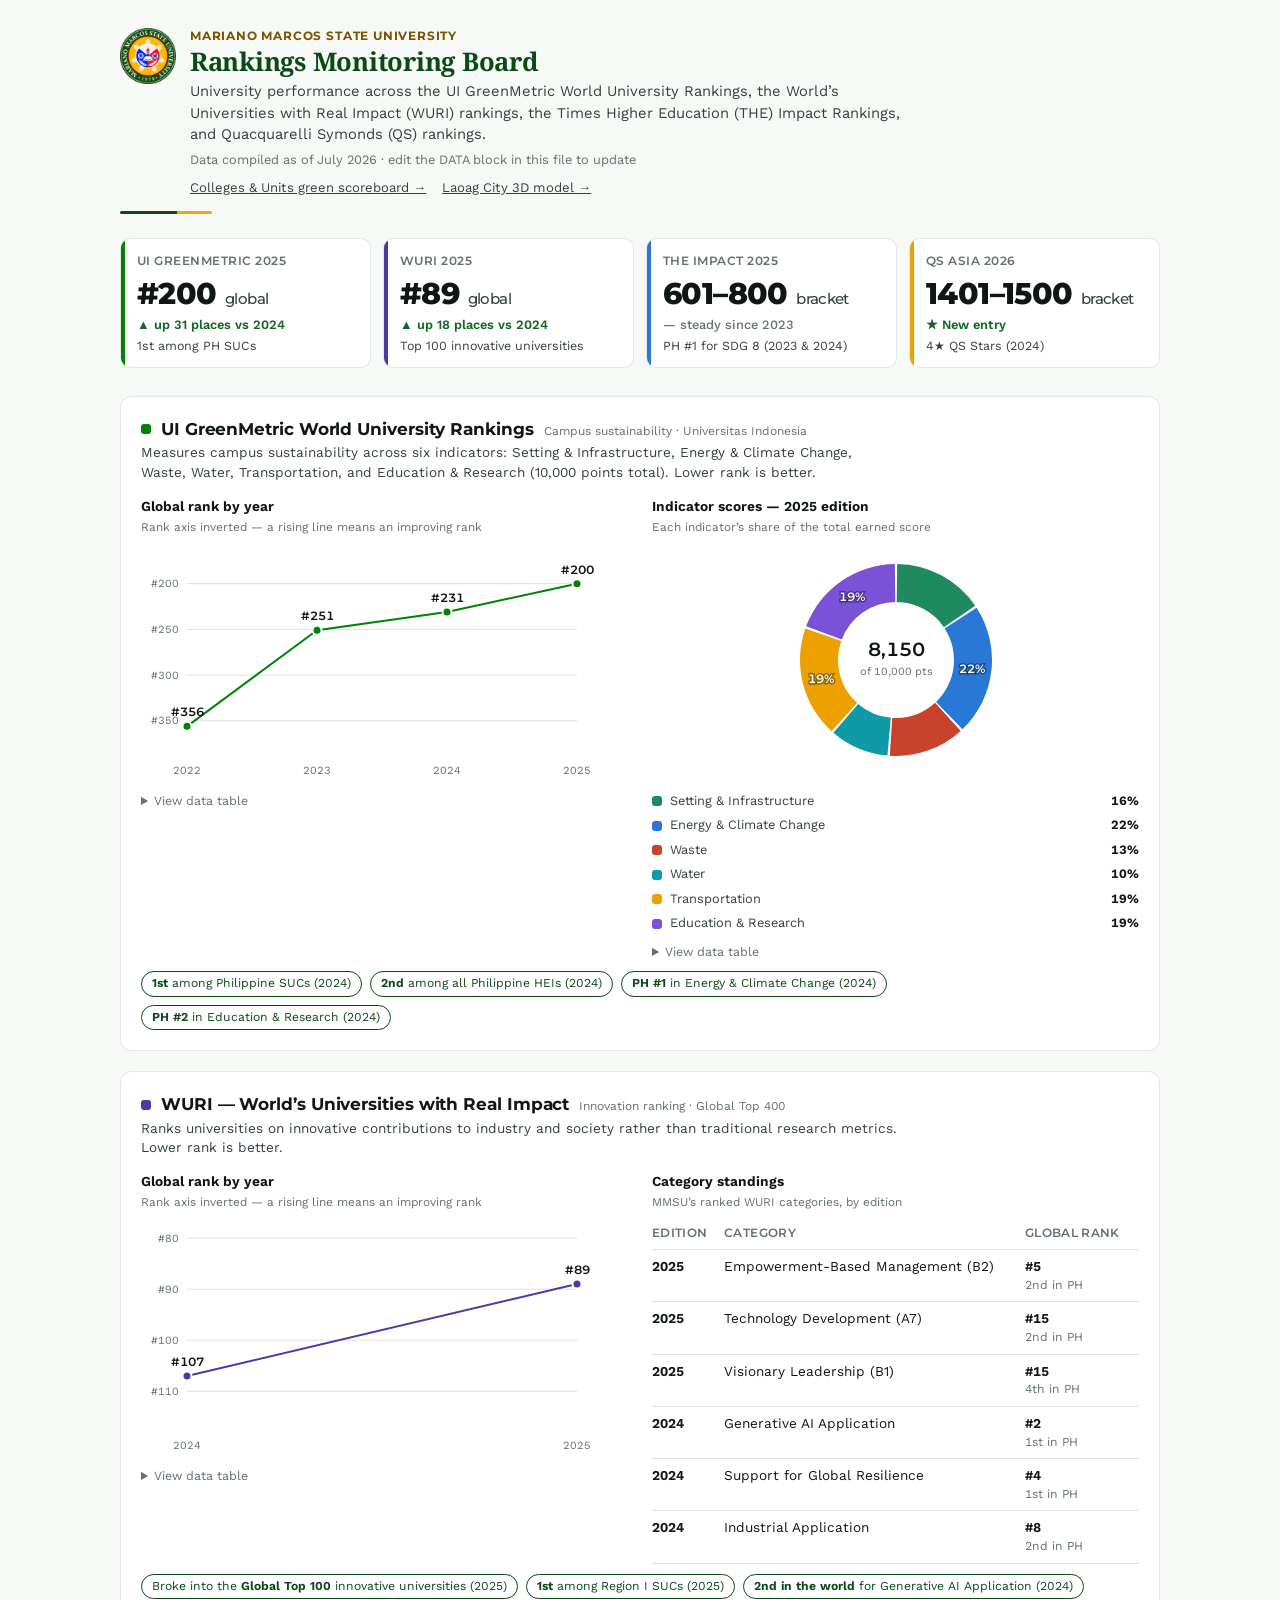
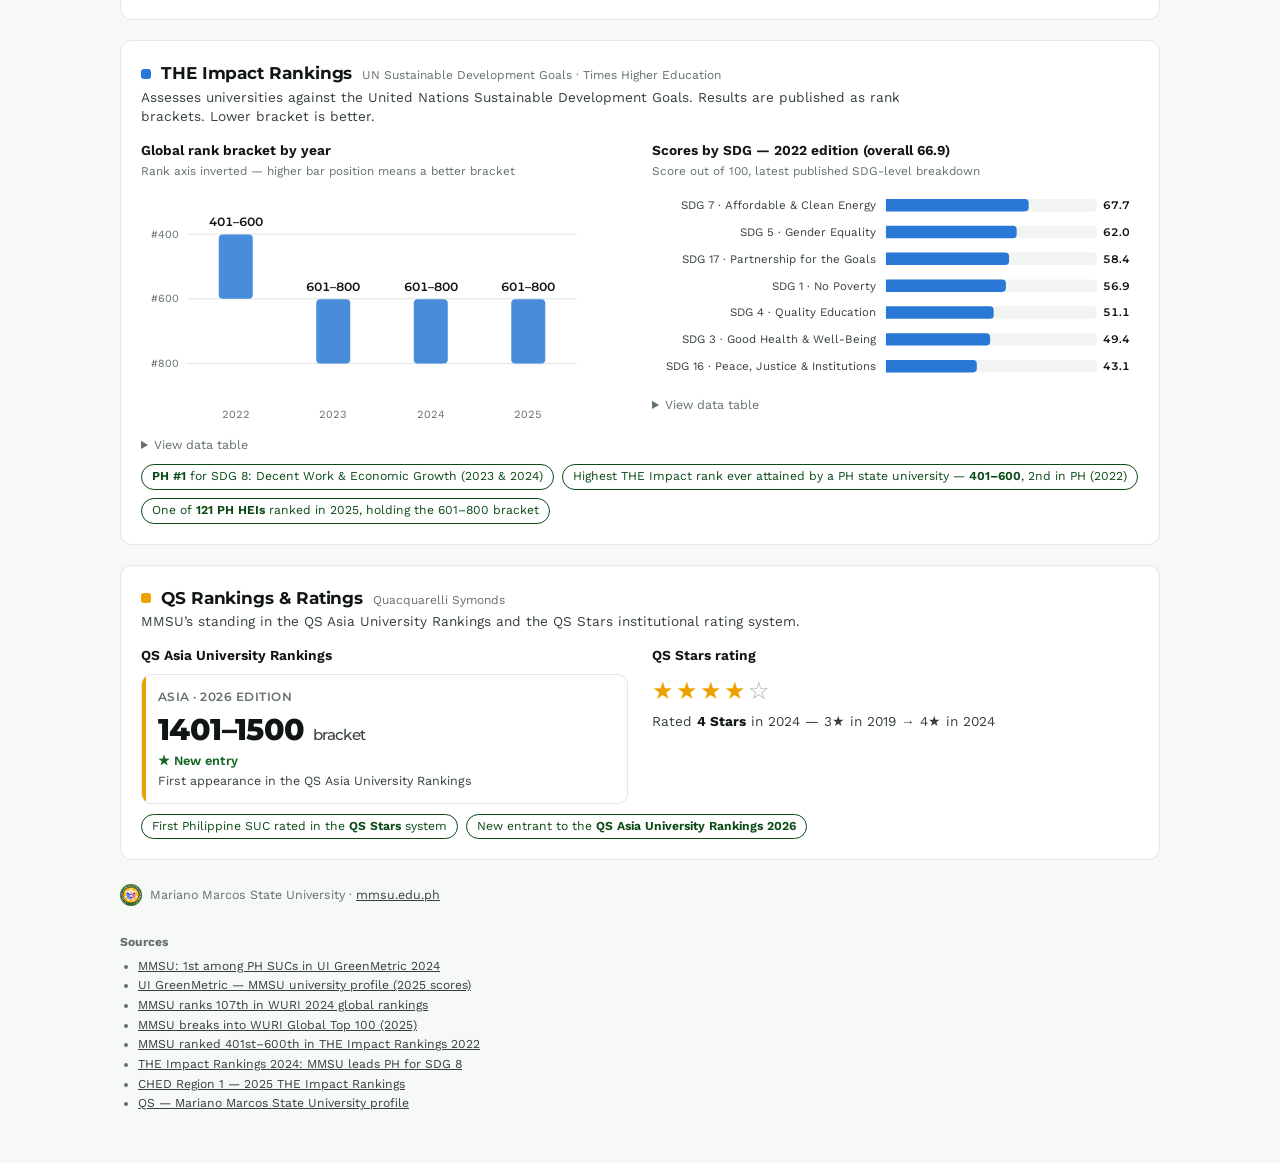
<file: index.html>
<!DOCTYPE html>
<html lang="en">
<head>
<meta charset="UTF-8">
<meta name="viewport" content="width=device-width, initial-scale=1.0">
<title>MMSU Rankings Monitoring Board</title>
<style>
  :root {
    --brand-green:     #0B4A16;
    --brand-gold:      #EFA900;
    --brand-gold-ink:  #7a5200;
    --font-serif-display: 'Noto Serif', Georgia, 'Times New Roman', serif;
    --font-sans-heading: 'Montserrat', 'Work Sans', Arial, sans-serif;
    --font-sans-body: 'Work Sans', 'Montserrat', Arial, sans-serif;
    --page:           #F7F9F7;
    --surface-1:      #FFFFFF;
    --text-primary:   #101614;
    --text-secondary: #35403C;
    --text-muted:     #64716C;
    --grid:           #DDE3DF;
    --baseline:       #A6B0AC;
    --border:         rgba(16,22,20,0.10);
    --delta-good:     #146622;
    --greenmetric:    #008300;
    --the:            #2a78d6;
    --wuri:           #4a3aa7;
    --qs:             #eda100;
    --seq-450:        #2a78d6;
    --track:          #F1F4F1;
    --tooltip-bg:     #101614;
    --tooltip-ink:    #ffffff;
    --gm-si:  #1f8a5f;
    --gm-ec:  #2a78d6;
    --gm-ws:  #c9432c;
    --gm-wr:  #0e9aa7;
    --gm-tr:  #eda100;
    --gm-ed:  #7a52d6;
  }
  @media (prefers-color-scheme: dark) {
    :root {
      --brand-green:     #2fae6c;
      --brand-gold:      #EFA900;
      --brand-gold-ink:  #EFA900;
      --page:           #0D0F0E;
      --surface-1:      #171A18;
      --text-primary:   #F3F5F3;
      --text-secondary: #C7D0CA;
      --text-muted:     #8B968F;
      --grid:           #2c2c2a;
      --baseline:       #383835;
      --border:         rgba(243,245,243,0.10);
      --delta-good:     #2FAE6C;
      --greenmetric:    #008300;
      --the:            #3987e5;
      --wuri:           #9085e9;
      --qs:             #c98500;
      --seq-450:        #3987e5;
      --track:          #262624;
      --tooltip-bg:     #F3F5F3;
      --tooltip-ink:    #101614;
      --gm-si:  #25a173;
      --gm-ec:  #3987e5;
      --gm-ws:  #e2664a;
      --gm-wr:  #22a0ab;
      --gm-tr:  #c98500;
      --gm-ed:  #9a7ae8;
    }
  }
  /* Explicit theme stamp (e.g. a host page's toggle) wins over the OS preference. */
  :root[data-theme="dark"] {
    --brand-green:     #2fae6c;
    --brand-gold:      #EFA900;
    --brand-gold-ink:  #EFA900;
    --page:           #0D0F0E;
    --surface-1:      #171A18;
    --text-primary:   #F3F5F3;
    --text-secondary: #C7D0CA;
    --text-muted:     #8B968F;
    --grid:           #2c2c2a;
    --baseline:       #383835;
    --border:         rgba(243,245,243,0.10);
    --delta-good:     #2FAE6C;
    --greenmetric:    #008300;
    --the:            #3987e5;
    --wuri:           #9085e9;
    --qs:             #c98500;
    --seq-450:        #3987e5;
    --track:          #262624;
    --tooltip-bg:     #F3F5F3;
    --tooltip-ink:    #101614;
    --gm-si:  #25a173;
    --gm-ec:  #3987e5;
    --gm-ws:  #e2664a;
    --gm-wr:  #22a0ab;
    --gm-tr:  #c98500;
    --gm-ed:  #9a7ae8;
  }
  :root[data-theme="light"] {
    --brand-green:     #0B4A16;
    --brand-gold:      #EFA900;
    --brand-gold-ink:  #7a5200;
    --page:           #F7F9F7;
    --surface-1:      #FFFFFF;
    --text-primary:   #101614;
    --text-secondary: #35403C;
    --text-muted:     #64716C;
    --grid:           #DDE3DF;
    --baseline:       #A6B0AC;
    --border:         rgba(16,22,20,0.10);
    --delta-good:     #146622;
    --greenmetric:    #008300;
    --the:            #2a78d6;
    --wuri:           #4a3aa7;
    --qs:             #eda100;
    --seq-450:        #2a78d6;
    --track:          #F1F4F1;
    --tooltip-bg:     #101614;
    --tooltip-ink:    #ffffff;
    --gm-si:  #1f8a5f;
    --gm-ec:  #2a78d6;
    --gm-ws:  #c9432c;
    --gm-wr:  #0e9aa7;
    --gm-tr:  #eda100;
    --gm-ed:  #7a52d6;
  }
  * { margin: 0; padding: 0; box-sizing: border-box; }
  body {
    background: var(--page);
    color: var(--text-primary);
    font-family: var(--font-sans-body);
    line-height: 1.45;
  }
  .wrap { max-width: 1080px; margin: 0 auto; padding: 28px 20px 48px; }

  header.masthead { margin-bottom: 24px; }
  .masthead h1 { font-size: 1.45rem; font-weight: 700; letter-spacing: -0.01em; }
  .masthead .sub { color: var(--text-secondary); font-size: 0.92rem; margin-top: 4px; max-width: 720px; }
  .masthead .asof { color: var(--text-muted); font-size: 0.8rem; margin-top: 6px; }

  .kpi-row { display: grid; grid-template-columns: repeat(auto-fit, minmax(220px, 1fr)); gap: 12px; margin-bottom: 28px; }
  .tile {
    background: var(--surface-1); border: 1px solid var(--border); border-radius: 10px;
    padding: 14px 16px 12px; position: relative; overflow: hidden;
  }
  .tile::before { content: ""; position: absolute; left: 0; top: 0; bottom: 0; width: 4px; background: var(--accent, var(--grid)); }
  .tile .sys { font-size: 0.74rem; font-weight: 600; letter-spacing: 0.04em; text-transform: uppercase; color: var(--text-muted); }
  .tile .val { font-size: 1.9rem; font-weight: 700; letter-spacing: -0.02em; margin: 2px 0 0; }
  .tile .val small { font-size: 0.95rem; font-weight: 500; color: var(--text-secondary); }
  .tile .delta { font-size: 0.8rem; color: var(--delta-good); font-weight: 600; }
  .tile .delta.neutral { color: var(--text-muted); font-weight: 500; }
  .tile .note { font-size: 0.78rem; color: var(--text-secondary); margin-top: 2px; }

  section.panel {
    background: var(--surface-1); border: 1px solid var(--border); border-radius: 12px;
    padding: 20px 20px 16px; margin-bottom: 20px;
  }
  .panel-head { display: flex; align-items: baseline; gap: 10px; flex-wrap: wrap; margin-bottom: 2px; }
  .panel-head .dot { width: 10px; height: 10px; border-radius: 3px; flex: none; align-self: center; }
  .panel-head h2 { font-size: 1.05rem; font-weight: 700; }
  .panel-head .tag { font-size: 0.75rem; color: var(--text-muted); }
  .panel .desc { color: var(--text-secondary); font-size: 0.85rem; margin: 2px 0 14px; max-width: 760px; }

  .chips { display: flex; flex-wrap: wrap; gap: 8px; margin: 10px 0 4px; }
  .chip {
    font-size: 0.76rem; color: var(--text-secondary); border: 1px solid var(--border);
    border-radius: 999px; padding: 3px 10px; background: transparent;
  }
  .chip b { color: var(--text-primary); font-weight: 650; }

  .duo { display: grid; grid-template-columns: 1fr 1fr; gap: 24px; }
  @media (max-width: 780px) { .duo { grid-template-columns: 1fr; } }
  .chart-block h3 { font-size: 0.86rem; font-weight: 650; margin-bottom: 2px; }
  .chart-block .axis-note { font-size: 0.74rem; color: var(--text-muted); margin-bottom: 6px; }
  .chart-scroller { overflow-x: auto; }
  figure.viz { margin: 0; }
  svg text { font-family: var(--font-sans-body); }
  .tick-label { font-size: 11px; fill: var(--text-muted); font-variant-numeric: tabular-nums; }
  .cat-label  { font-size: 12px; fill: var(--text-secondary); }
  .val-label  { font-size: 11.5px; font-weight: 600; fill: var(--text-primary); font-variant-numeric: tabular-nums; }
  .gridline { stroke: var(--grid); stroke-width: 1; }
  .baseline { stroke: var(--baseline); stroke-width: 1; }

  details.tbl { margin-top: 10px; }
  details.tbl summary { font-size: 0.78rem; color: var(--text-muted); cursor: pointer; user-select: none; }
  details.tbl summary:hover { color: var(--text-secondary); }
  table.data { border-collapse: collapse; margin-top: 8px; font-size: 0.82rem; min-width: 320px; }
  table.data th, table.data td { text-align: left; padding: 5px 14px 5px 0; border-bottom: 1px solid var(--grid); }
  table.data th { color: var(--text-muted); font-weight: 600; font-size: 0.76rem; }
  table.data td.num { font-variant-numeric: tabular-nums; }

  table.ranks { border-collapse: collapse; width: 100%; font-size: 0.85rem; }
  table.ranks th, table.ranks td { text-align: left; padding: 7px 12px 7px 0; border-bottom: 1px solid var(--grid); vertical-align: top; }
  table.ranks th { color: var(--text-muted); font-weight: 600; font-size: 0.76rem; letter-spacing: 0.03em; text-transform: uppercase; }
  table.ranks td.num { font-variant-numeric: tabular-nums; font-weight: 650; white-space: nowrap; }
  table.ranks td .ph { display: block; font-size: 0.76rem; color: var(--text-muted); font-weight: 400; }

  .stars { font-size: 1.5rem; letter-spacing: 2px; color: var(--qs); }
  .stars .off { color: var(--baseline); }

  #tooltip {
    position: fixed; pointer-events: none; z-index: 50; display: none;
    background: var(--tooltip-bg); color: var(--tooltip-ink);
    border-radius: 6px; padding: 6px 9px; font-size: 0.76rem; line-height: 1.35;
    box-shadow: 0 2px 10px rgba(0,0,0,0.25); max-width: 260px;
  }
  #tooltip b { font-weight: 650; }

  footer.src { color: var(--text-muted); font-size: 0.76rem; margin-top: 28px; }
  footer.src a { color: var(--text-secondary); }
  footer.src ul { margin: 6px 0 0 18px; }
  footer.src li { margin-bottom: 2px; }

  .pie-legend { display: flex; flex-direction: column; gap: 6px; margin-top: 6px; }
  .pie-legend .row { display: flex; align-items: center; gap: 8px; font-size: 0.8rem; color: var(--text-secondary); }
  .pie-legend .dot { width: 10px; height: 10px; border-radius: 3px; flex: none; }
  .pie-legend .name { flex: 1; }
  .pie-legend .pct { font-variant-numeric: tabular-nums; font-weight: 650; color: var(--text-primary); min-width: 3.6em; text-align: right; }

    @font-face {
    font-family: 'Noto Serif';
    font-style: normal;
    font-weight: 100 900;
    font-display: swap;
    src: url([data-uri]) format('woff2');
  }
  @font-face {
    font-family: 'Montserrat';
    font-style: normal;
    font-weight: 100 900;
    font-display: swap;
    src: url([data-uri]) format('woff2');
  }
  @font-face {
    font-family: 'Work Sans';
    font-style: normal;
    font-weight: 100 900;
    font-display: swap;
    src: url([data-uri]) format('woff2');
  }
  .brand-row { display: flex; gap: 14px; align-items: flex-start; }
  .brand-seal { flex: none; width: 56px; height: 56px; }
  .brand-text { min-width: 0; }
  .brand-eyebrow { font-size: 0.72rem; font-weight: 700; letter-spacing: 0.07em; text-transform: uppercase; color: var(--brand-gold-ink); margin-bottom: 2px; }
  .masthead h1 { font-family: 'EB Garamond', Garamond, Georgia, 'Times New Roman', serif; font-weight: 700; font-size: 1.6rem; line-height: 1.2; color: var(--brand-green); text-wrap: balance; }
  .brand-bar { height: 3px; width: 92px; border-radius: 2px; margin-top: 14px; background: linear-gradient(90deg, var(--brand-green), var(--brand-gold)); }
  .brand-footer { display: flex; align-items: center; gap: 8px; margin-top: 24px; font-size: 0.78rem; color: var(--text-muted); }
  .brand-footer img { flex: none; opacity: 0.92; }
  .brand-footer a { color: var(--text-secondary); }

  /* ---- MMSU Design System: typography application + component alignment ---- */
  .masthead h1 { font-family: var(--font-serif-display); font-weight: 700; font-size: 1.6rem; line-height: 1.2; color: var(--brand-green); text-wrap: balance; }
  .brand-bar { height: 3px; width: 92px; border-radius: 2px; margin-top: 14px; background: linear-gradient(90deg, var(--brand-green) 0 62%, var(--brand-gold) 62% 100%); }
  .brand-eyebrow { font-family: var(--font-sans-heading); }
  .panel-head h2 { font-family: var(--font-sans-heading); letter-spacing: -0.005em; }
  .tile .sys { font-family: var(--font-sans-heading); }
  .tile .val { font-family: var(--font-sans-heading); font-weight: 800; }
  table th { font-family: var(--font-sans-heading); }
  .val-label { font-family: var(--font-sans-heading); }
  .chip { border-color: var(--brand-green); color: var(--brand-green); }
  .chip b { color: var(--brand-green); }
</style>
</head>
<body>
<div class="wrap">

  <header class="masthead">
    <div class="brand-row">
      <img class="brand-seal" src="[data-uri]" alt="Seal of Mariano Marcos State University" width="56" height="56">
      <div class="brand-text">
        <div class="brand-eyebrow">Mariano Marcos State University</div>
        <h1>Rankings Monitoring Board</h1>
        <div class="sub">University performance across the UI GreenMetric World University Rankings, the World’s Universities with Real Impact (WURI) rankings, the Times Higher Education (THE) Impact Rankings, and Quacquarelli Symonds (QS) rankings.</div>
        <div class="asof" id="asof"></div>
        <nav style="margin-top:8px;font-size:0.82rem;display:flex;gap:16px;flex-wrap:wrap"><a href="units.html" style="color:var(--text-secondary)">Colleges &amp; Units green scoreboard →</a><a href="laoag3d.html" style="color:var(--text-secondary)">Laoag City 3D model →</a></nav>
      </div>
    </div>
    <div class="brand-bar"></div>
  </header>

  <div class="kpi-row" id="kpiRow"></div>

  <!-- ══════════════ UI GreenMetric ══════════════ -->
  <section class="panel">
    <div class="panel-head">
      <span class="dot" style="background:var(--greenmetric)"></span>
      <h2>UI GreenMetric World University Rankings</h2>
      <span class="tag">Campus sustainability · Universitas Indonesia</span>
    </div>
    <p class="desc">Measures campus sustainability across six indicators: Setting &amp; Infrastructure, Energy &amp; Climate Change, Waste, Water, Transportation, and Education &amp; Research (10,000 points total). Lower rank is better.</p>
    <div class="duo">
      <div class="chart-block">
        <h3>Global rank by year</h3>
        <div class="axis-note">Rank axis inverted — a rising line means an improving rank</div>
        <div class="chart-scroller"><figure class="viz" id="gmTrend"></figure></div>
        <details class="tbl"><summary>View data table</summary><div id="gmTrendTbl"></div></details>
      </div>
      <div class="chart-block">
        <h3 id="gmCatTitle">Indicator scores</h3>
        <div class="axis-note">Each indicator’s share of the total earned score</div>
        <div class="chart-scroller"><figure class="viz" id="gmCats"></figure></div>
        <div class="pie-legend" id="gmCatsLegend"></div>
        <details class="tbl"><summary>View data table</summary><div id="gmCatsTbl"></div></details>
      </div>
    </div>
    <div class="chips" id="gmChips"></div>
  </section>

  <!-- ══════════════ WURI ══════════════ -->
  <section class="panel">
    <div class="panel-head">
      <span class="dot" style="background:var(--wuri)"></span>
      <h2>WURI — World’s Universities with Real Impact</h2>
      <span class="tag">Innovation ranking · Global Top 400</span>
    </div>
    <p class="desc">Ranks universities on innovative contributions to industry and society rather than traditional research metrics. Lower rank is better.</p>
    <div class="duo">
      <div class="chart-block">
        <h3>Global rank by year</h3>
        <div class="axis-note">Rank axis inverted — a rising line means an improving rank</div>
        <div class="chart-scroller"><figure class="viz" id="wuriTrend"></figure></div>
        <details class="tbl"><summary>View data table</summary><div id="wuriTrendTbl"></div></details>
      </div>
      <div class="chart-block">
        <h3>Category standings</h3>
        <div class="axis-note">MMSU’s ranked WURI categories, by edition</div>
        <div class="chart-scroller"><table class="ranks" id="wuriCats"></table></div>
      </div>
    </div>
    <div class="chips" id="wuriChips"></div>
  </section>

  <!-- ══════════════ THE Impact ══════════════ -->
  <section class="panel">
    <div class="panel-head">
      <span class="dot" style="background:var(--the)"></span>
      <h2>THE Impact Rankings</h2>
      <span class="tag">UN Sustainable Development Goals · Times Higher Education</span>
    </div>
    <p class="desc">Assesses universities against the United Nations Sustainable Development Goals. Results are published as rank brackets. Lower bracket is better.</p>
    <div class="duo">
      <div class="chart-block">
        <h3>Global rank bracket by year</h3>
        <div class="axis-note">Rank axis inverted — higher bar position means a better bracket</div>
        <div class="chart-scroller"><figure class="viz" id="theTrend"></figure></div>
        <details class="tbl"><summary>View data table</summary><div id="theTrendTbl"></div></details>
      </div>
      <div class="chart-block">
        <h3 id="theSdgTitle">Scores by SDG</h3>
        <div class="axis-note">Score out of 100, latest published SDG-level breakdown</div>
        <div class="chart-scroller"><figure class="viz" id="theSdgs"></figure></div>
        <details class="tbl"><summary>View data table</summary><div id="theSdgsTbl"></div></details>
      </div>
    </div>
    <div class="chips" id="theChips"></div>
  </section>

  <!-- ══════════════ QS ══════════════ -->
  <section class="panel">
    <div class="panel-head">
      <span class="dot" style="background:var(--qs)"></span>
      <h2>QS Rankings &amp; Ratings</h2>
      <span class="tag">Quacquarelli Symonds</span>
    </div>
    <p class="desc">MMSU’s standing in the QS Asia University Rankings and the QS Stars institutional rating system.</p>
    <div class="duo">
      <div class="chart-block">
        <h3>QS Asia University Rankings</h3>
        <div class="kpi-row" style="margin:8px 0 0" id="qsTiles"></div>
      </div>
      <div class="chart-block">
        <h3>QS Stars rating</h3>
        <div id="qsStars" style="margin-top:8px"></div>
      </div>
    </div>
    <div class="chips" id="qsChips"></div>
  </section>

    <div class="brand-footer">
    <img src="[data-uri]" alt="" width="22" height="22">
    <span>Mariano Marcos State University &middot; <a href="https://www.mmsu.edu.ph/" target="_blank" rel="noopener">mmsu.edu.ph</a></span>
  </div>

  <footer class="src" id="sources"></footer>
</div>

<div id="tooltip"></div>

<script>
/* ════════════════════════════════════════════════════════════════════════
   DATA — edit this block when new ranking results are released.
   Ranks are global positions unless noted. Brackets use {lo, hi}.
   ════════════════════════════════════════════════════════════════════════ */
const DATA = {
  asOf: "July 2026",

  greenMetric: {
    // Global rank per edition (lower is better)
    trend: [
      { year: 2022, rank: 356 },
      { year: 2023, rank: 251 },
      { year: 2024, rank: 231 },
      { year: 2025, rank: 200 },
    ],
    // Latest edition's indicator scores (max = official indicator maxima, 10,000 total)
    categoryYear: 2025,
    categories: [
      { name: "Setting & Infrastructure", score: 1275,   max: 1500, color: "--gm-si" },
      { name: "Energy & Climate Change",  score: 1825,   max: 2100, color: "--gm-ec" },
      { name: "Waste",                    score: 1075,   max: 1800, color: "--gm-ws" },
      { name: "Water",                    score: 837.5,  max: 1000, color: "--gm-wr" },
      { name: "Transportation",           score: 1550,   max: 1800, color: "--gm-tr" },
      { name: "Education & Research",     score: 1587.5, max: 1800, color: "--gm-ed" },
    ],
    totalScore: 8150,
    highlights: [
      "<b>1st</b> among Philippine SUCs (2024)",
      "<b>2nd</b> among all Philippine HEIs (2024)",
      "<b>PH #1</b> in Energy & Climate Change (2024)",
      "<b>PH #2</b> in Education & Research (2024)",
    ],
  },

  wuri: {
    trend: [
      { year: 2024, rank: 107 },
      { year: 2025, rank: 89 },
    ],
    categories: [
      { year: 2025, name: "Empowerment-Based Management (B2)", rank: 5,  ph: "2nd in PH" },
      { year: 2025, name: "Technology Development (A7)",       rank: 15, ph: "2nd in PH" },
      { year: 2025, name: "Visionary Leadership (B1)",         rank: 15, ph: "4th in PH" },
      { year: 2024, name: "Generative AI Application",         rank: 2,  ph: "1st in PH" },
      { year: 2024, name: "Support for Global Resilience",     rank: 4,  ph: "1st in PH" },
      { year: 2024, name: "Industrial Application",            rank: 8,  ph: "2nd in PH" },
    ],
    highlights: [
      "Broke into the <b>Global Top 100</b> innovative universities (2025)",
      "<b>1st</b> among Region I SUCs (2025)",
      "<b>2nd in the world</b> for Generative AI Application (2024)",
    ],
  },

  theImpact: {
    // Published rank brackets per edition (lower is better)
    trend: [
      { year: 2022, lo: 401, hi: 600 },
      { year: 2023, lo: 601, hi: 800 },
      { year: 2024, lo: 601, hi: 800 },
      { year: 2025, lo: 601, hi: 800 },
    ],
    // Latest published SDG-level score breakdown (2022 edition, overall 66.9)
    sdgYear: 2022,
    overallScore: 66.9,
    sdgs: [
      { sdg: "SDG 7 · Affordable & Clean Energy",      score: 67.7 },
      { sdg: "SDG 5 · Gender Equality",                score: 62.0 },
      { sdg: "SDG 17 · Partnership for the Goals",     score: 58.4 },
      { sdg: "SDG 1 · No Poverty",                     score: 56.9 },
      { sdg: "SDG 4 · Quality Education",              score: 51.1 },
      { sdg: "SDG 3 · Good Health & Well-Being",       score: 49.4 },
      { sdg: "SDG 16 · Peace, Justice & Institutions", score: 43.1 },
    ],
    highlights: [
      "<b>PH #1</b> for SDG 8: Decent Work & Economic Growth (2023 & 2024)",
      "Highest THE Impact rank ever attained by a PH state university — <b>401–600</b>, 2nd in PH (2022)",
      "One of <b>121 PH HEIs</b> ranked in 2025, holding the 601–800 bracket",
    ],
  },

  qs: {
    asia: { edition: 2026, bracket: "1401–1500", note: "New entry" },
    stars: { current: 4, outOf: 5, year: 2024, history: "3★ in 2019 → 4★ in 2024" },
    highlights: [
      "First Philippine SUC rated in the <b>QS Stars</b> system",
      "New entrant to the <b>QS Asia University Rankings 2026</b>",
    ],
  },

  sources: [
    { label: "MMSU: 1st among PH SUCs in UI GreenMetric 2024", url: "https://www.mmsu.edu.ph/news/mmsu-ranks-1st-among-ph-sucs-anew-in-ui-greenmetric-world-university-rankings-2024" },
    { label: "UI GreenMetric — MMSU university profile (2025 scores)", url: "https://uigreenmetric.com/university/mmsu.edu.ph" },
    { label: "MMSU ranks 107th in WURI 2024 global rankings", url: "https://www.mmsu.edu.ph/news/mmsu-ranks-107th-in-wuri-2024-global-rankings" },
    { label: "MMSU breaks into WURI Global Top 100 (2025)", url: "https://www.mmsu.edu.ph/news/mmsu-breaks-into-wuri-global-top-100-universities" },
    { label: "MMSU ranked 401st–600th in THE Impact Rankings 2022", url: "https://www.mmsu.edu.ph/news/as-phs-top-state-university-mmsu-is-ranked-401st-600th-in-worlds-the-impact" },
    { label: "THE Impact Rankings 2024: MMSU leads PH for SDG 8", url: "https://www.mmsu.edu.ph/news/the-impact-rankings-2024-mmsu-continues-to-lead-in-ph-for-decent-work-and-economic-growth" },
    { label: "CHED Region 1 — 2025 THE Impact Rankings", url: "https://region1.ched.gov.ph/2025-times-higher-education-the-impact-rankings/" },
    { label: "QS — Mariano Marcos State University profile", url: "https://www.topuniversities.com/universities/mariano-marcos-state-university" },
  ],
};
/* ═══════════════════════════ END OF DATA BLOCK ═══════════════════════════ */

const NS = "http://www.w3.org/2000/svg";

/* ---------- tooltip ---------- */
const tip = document.getElementById("tooltip");
function bindTip(el, html) {
  el.addEventListener("pointerenter", () => { tip.innerHTML = html; tip.style.display = "block"; });
  el.addEventListener("pointermove", (e) => {
    const pad = 12, w = tip.offsetWidth, h = tip.offsetHeight;
    let x = e.clientX + pad, y = e.clientY - h - pad;
    if (x + w > innerWidth - 8) x = e.clientX - w - pad;
    if (y < 8) y = e.clientY + pad;
    tip.style.left = x + "px"; tip.style.top = y + "px";
  });
  el.addEventListener("pointerleave", () => { tip.style.display = "none"; });
}

/* ---------- svg helpers ---------- */
function svgEl(tag, attrs) {
  const el = document.createElementNS(NS, tag);
  for (const k in attrs) el.setAttribute(k, attrs[k]);
  return el;
}
function makeSvg(mount, w, h, label) {
  const svg = svgEl("svg", { viewBox: `0 0 ${w} ${h}`, width: "100%", role: "img", "aria-label": label });
  svg.style.maxWidth = w + "px";
  svg.style.display = "block";
  document.getElementById(mount).appendChild(svg);
  return svg;
}
// Bar with 4px rounded corners at the data end only, square at the baseline.
function endRoundedBar(x, y, w, h, horizontal) {
  const r = Math.min(4, horizontal ? w : h);
  if (horizontal) {
    return `M${x},${y} h${w - r} a${r},${r} 0 0 1 ${r},${r} v${h - 2 * r} a${r},${r} 0 0 1 ${-r},${r} h${-(w - r)} Z`;
  }
  return `M${x},${y + r} a${r},${r} 0 0 1 ${r},${-r} h${w - 2 * r} a${r},${r} 0 0 1 ${r},${r} v${h - r} h${-w} Z`;
}
function polarPoint(cx, cy, r, deg) {
  const rad = (deg - 90) * Math.PI / 180;
  return { x: cx + r * Math.cos(rad), y: cy + r * Math.sin(rad) };
}
function donutSlicePath(cx, cy, rOuter, rInner, startDeg, endDeg) {
  const large = endDeg - startDeg > 180 ? 1 : 0;
  const o1 = polarPoint(cx, cy, rOuter, startDeg), o2 = polarPoint(cx, cy, rOuter, endDeg);
  const i1 = polarPoint(cx, cy, rInner, endDeg), i2 = polarPoint(cx, cy, rInner, startDeg);
  return `M${o1.x},${o1.y} A${rOuter},${rOuter} 0 ${large} 1 ${o2.x},${o2.y} L${i1.x},${i1.y} A${rInner},${rInner} 0 ${large} 0 ${i2.x},${i2.y} Z`;
}
function niceTicks(min, max, count) {
  const span = max - min, step0 = span / Math.max(1, count - 1);
  const mag = Math.pow(10, Math.floor(Math.log10(step0)));
  const step = [1, 2, 2.5, 5, 10].map(m => m * mag).find(s => span / s <= count) || 10 * mag;
  const ticks = [];
  for (let v = Math.ceil(min / step) * step; v <= max + 1e-9; v += step) ticks.push(Math.round(v * 100) / 100);
  return ticks;
}

/* ---------- rank trend line chart (inverted y: lower rank = higher) ---------- */
function rankTrend(mount, tableMount, points, color, systemName) {
  const W = 460, H = 240, M = { t: 16, r: 24, b: 30, l: 46 };
  const svg = makeSvg(mount, W, H, `${systemName} global rank by year`);
  const ranks = points.map(p => p.rank);
  const lo = Math.min(...ranks), hi = Math.max(...ranks);
  const pad = Math.max(10, (hi - lo) * 0.18);
  const yMin = Math.max(1, lo - pad), yMax = hi + pad;
  const x = (i) => points.length === 1 ? (M.l + W - M.r) / 2
    : M.l + (i / (points.length - 1)) * (W - M.l - M.r);
  const y = (r) => M.t + ((r - yMin) / (yMax - yMin)) * (H - M.t - M.b); // inverted: small rank → top

  for (const t of niceTicks(yMin, yMax, 5)) {
    const ty = y(t);
    svg.appendChild(svgEl("line", { x1: M.l, x2: W - M.r, y1: ty, y2: ty, class: "gridline" }));
    const lbl = svgEl("text", { x: M.l - 8, y: ty + 3.5, "text-anchor": "end", class: "tick-label" });
    lbl.textContent = "#" + t;
    svg.appendChild(lbl);
  }
  points.forEach((p, i) => {
    const lbl = svgEl("text", { x: x(i), y: H - 8, "text-anchor": "middle", class: "tick-label" });
    lbl.textContent = p.year;
    svg.appendChild(lbl);
  });

  const path = points.map((p, i) => `${i ? "L" : "M"}${x(i)},${y(p.rank)}`).join(" ");
  svg.appendChild(svgEl("path", { d: path, style: `fill:none;stroke:${color}`, "stroke-width": 2, "stroke-linejoin": "round", "stroke-linecap": "round" }));

  points.forEach((p, i) => {
    svg.appendChild(svgEl("circle", { cx: x(i), cy: y(p.rank), r: 4.5, style: `fill:${color};stroke:var(--surface-1)`, "stroke-width": 2 }));
    const lbl = svgEl("text", { x: x(i), y: y(p.rank) - 10, "text-anchor": "middle", class: "val-label" });
    lbl.textContent = "#" + p.rank;
    svg.appendChild(lbl);
    const hit = svgEl("circle", { cx: x(i), cy: y(p.rank), r: 16, fill: "transparent" });
    const prev = i > 0 ? points[i - 1].rank : null;
    const delta = prev === null ? "" : `<br>${prev - p.rank >= 0 ? "▲ improved" : "▼ dropped"} ${Math.abs(prev - p.rank)} places vs ${points[i - 1].year}`;
    bindTip(hit, `<b>${systemName} ${p.year}</b><br>Global rank #${p.rank}${delta}`);
    svg.appendChild(hit);
  });

  if (tableMount) {
    document.getElementById(tableMount).innerHTML =
      `<table class="data"><tr><th>Edition</th><th>Global rank</th></tr>` +
      points.map(p => `<tr><td>${p.year}</td><td class="num">#${p.rank}</td></tr>`).join("") + `</table>`;
  }
}

/* ---------- GreenMetric indicator donut (share of total earned score) ---------- */
function gmCategoryBars() {
  const g = DATA.greenMetric;
  document.getElementById("gmCatTitle").textContent = `Indicator scores — ${g.categoryYear} edition`;
  const total = g.categories.reduce((s, c) => s + c.score, 0);

  const W = 300, H = 244, cx = 150, cy = 118, rOuter = 96, rInner = 58, gapDeg = 1.4;
  const mount = document.getElementById("gmCats");
  mount.innerHTML = "";
  const svg = svgEl("svg", { viewBox: `0 0 ${W} ${H}`, width: "100%", role: "img", "aria-label": `UI GreenMetric ${g.categoryYear} indicator scores, share of ${total.toLocaleString()} total points` });
  svg.style.maxWidth = "300px"; svg.style.display = "block"; svg.style.margin = "0 auto";
  mount.appendChild(svg);

  let cursor = 0;
  const withPct = g.categories.map(c => {
    const pct = c.score / total;
    const slice = { ...c, pct, startDeg: cursor * 360, endDeg: (cursor + pct) * 360 };
    cursor += pct;
    return slice;
  });
  // Label directly only the top three slices by share; the rest identify via the legend + tooltip.
  const labelSet = new Set([...withPct].sort((a, b) => b.pct - a.pct).slice(0, 3).map(c => c.name));

  withPct.forEach(c => {
    const s = c.startDeg + gapDeg / 2, e = c.endDeg - gapDeg / 2;
    const path = svgEl("path", { d: donutSlicePath(cx, cy, rOuter, rInner, s, e), style: `fill:var(${c.color})` });
    svg.appendChild(path);
    const hit = svgEl("path", { d: donutSlicePath(cx, cy, rOuter, rInner, s, e), fill: "transparent", style: "cursor:default" });
    bindTip(hit, `<b>${c.name}</b><br>${c.score.toLocaleString()} of ${c.max.toLocaleString()} indicator points<br>${Math.round(c.pct * 100)}% of total earned score`);
    svg.appendChild(hit);
    if (labelSet.has(c.name)) {
      const mid = (s + e) / 2, p = polarPoint(cx, cy, (rOuter + rInner) / 2, mid);
      const lbl = svgEl("text", { x: p.x, y: p.y + 4, "text-anchor": "middle", class: "val-label", style: "fill:#fff;paint-order:stroke;stroke:rgba(0,0,0,0.35);stroke-width:3px" });
      lbl.textContent = Math.round(c.pct * 100) + "%";
      svg.appendChild(lbl);
    }
  });

  const c1 = svgEl("text", { x: cx, y: cy - 4, "text-anchor": "middle", class: "val-label", style: "font-size:19px" });
  c1.textContent = total.toLocaleString();
  const c2 = svgEl("text", { x: cx, y: cy + 15, "text-anchor": "middle", class: "tick-label" });
  c2.textContent = `of 10,000 pts`;
  svg.appendChild(c1); svg.appendChild(c2);

  document.getElementById("gmCatsLegend").innerHTML = withPct.map(c => `
    <div class="row"><span class="dot" style="background:var(${c.color})"></span>
      <span class="name">${c.name}</span><span class="pct">${Math.round(c.pct * 100)}%</span></div>`).join("");

  document.getElementById("gmCatsTbl").innerHTML =
    `<table class="data"><tr><th>Indicator</th><th>Score</th><th>Max</th><th>Share</th></tr>` +
    withPct.map(c => `<tr><td>${c.name}</td><td class="num">${c.score.toLocaleString()}</td><td class="num">${c.max.toLocaleString()}</td><td class="num">${Math.round(c.pct * 100)}%</td></tr>`).join("") +
    `<tr><td><b>Total</b></td><td class="num"><b>${g.totalScore.toLocaleString()}</b></td><td class="num">10,000</td><td class="num">100%</td></tr></table>`;
}

/* ---------- THE bracket range chart ---------- */
function theBracketChart() {
  const t = DATA.theImpact;
  const W = 460, H = 240, M = { t: 16, r: 24, b: 30, l: 46 };
  const svg = makeSvg("theTrend", W, H, "THE Impact Rankings bracket by year");
  const lo = Math.min(...t.trend.map(d => d.lo)), hi = Math.max(...t.trend.map(d => d.hi));
  const yMin = Math.max(1, lo - 100), yMax = hi + 100;
  const y = (r) => M.t + ((r - yMin) / (yMax - yMin)) * (H - M.t - M.b);
  const n = t.trend.length, slot = (W - M.l - M.r) / n, barW = Math.min(34, slot * 0.4);

  for (const g of niceTicks(yMin, yMax, 5)) {
    const gy = y(g);
    svg.appendChild(svgEl("line", { x1: M.l, x2: W - M.r, y1: gy, y2: gy, class: "gridline" }));
    const lbl = svgEl("text", { x: M.l - 8, y: gy + 3.5, "text-anchor": "end", class: "tick-label" });
    lbl.textContent = "#" + g;
    svg.appendChild(lbl);
  }

  t.trend.forEach((d, i) => {
    const cx = M.l + slot * (i + 0.5);
    const yTop = y(d.lo), yBot = y(d.hi);
    svg.appendChild(svgEl("rect", { x: cx - barW / 2, y: yTop, width: barW, height: yBot - yTop, rx: 4, style: "fill:var(--the);fill-opacity:0.85" }));
    const lbl = svgEl("text", { x: cx, y: yTop - 8, "text-anchor": "middle", class: "val-label" });
    lbl.textContent = `${d.lo}–${d.hi}`;
    svg.appendChild(lbl);
    const yr = svgEl("text", { x: cx, y: H - 8, "text-anchor": "middle", class: "tick-label" });
    yr.textContent = d.year;
    svg.appendChild(yr);
    const hit = svgEl("rect", { x: cx - slot / 2, y: M.t, width: slot, height: H - M.t - M.b, fill: "transparent" });
    bindTip(hit, `<b>THE Impact ${d.year}</b><br>Global bracket ${d.lo}–${d.hi}`);
    svg.appendChild(hit);
  });

  document.getElementById("theTrendTbl").innerHTML =
    `<table class="data"><tr><th>Edition</th><th>Global bracket</th></tr>` +
    t.trend.map(d => `<tr><td>${d.year}</td><td class="num">${d.lo}–${d.hi}</td></tr>`).join("") + `</table>`;
}

/* ---------- THE SDG score bars ---------- */
function theSdgBars() {
  const t = DATA.theImpact;
  document.getElementById("theSdgTitle").textContent = `Scores by SDG — ${t.sdgYear} edition (overall ${t.overallScore})`;
  const rowH = 28, labelW = 244, W = 508, M = { t: 6, r: 44, b: 6 };
  const H = M.t + t.sdgs.length * rowH + M.b;
  const svg = makeSvg("theSdgs", W, H, `THE Impact ${t.sdgYear} scores by SDG`);
  const xw = (v) => (v / 100) * (W - labelW - M.r);

  t.sdgs.forEach((s, i) => {
    const yTop = M.t + i * rowH, barH = 13, yBar = yTop + (rowH - barH) / 2;
    const lbl = svgEl("text", { x: labelW - 10, y: yTop + rowH / 2 + 4, "text-anchor": "end", class: "cat-label" });
    lbl.textContent = s.sdg;
    svg.appendChild(lbl);
    svg.appendChild(svgEl("rect", { x: labelW, y: yBar, width: xw(100), height: barH, rx: 4, style: "fill:var(--track)" }));
    svg.appendChild(svgEl("path", { d: endRoundedBar(labelW, yBar, xw(s.score), barH, true), style: "fill:var(--seq-450)" }));
    const val = svgEl("text", { x: labelW + xw(100) + 6, y: yBar + barH / 2 + 4, class: "val-label" });
    val.textContent = s.score.toFixed(1);
    svg.appendChild(val);
    const hit = svgEl("rect", { x: 0, y: yTop, width: W, height: rowH, fill: "transparent" });
    bindTip(hit, `<b>${s.sdg}</b><br>Score ${s.score.toFixed(1)} / 100 (${t.sdgYear} edition)`);
    svg.appendChild(hit);
  });

  document.getElementById("theSdgsTbl").innerHTML =
    `<table class="data"><tr><th>SDG</th><th>Score /100</th></tr>` +
    t.sdgs.map(s => `<tr><td>${s.sdg}</td><td class="num">${s.score.toFixed(1)}</td></tr>`).join("") + `</table>`;
}

/* ---------- assemble page ---------- */
function fmtDelta(prev, cur) {
  const d = prev - cur; // positive = improved (rank went down)
  return d > 0 ? `▲ up ${d} places` : d < 0 ? `▼ down ${-d} places` : "— steady";
}
function kpis() {
  const g = DATA.greenMetric.trend, w = DATA.wuri.trend, t = DATA.theImpact.trend;
  const gl = g[g.length - 1], gp = g[g.length - 2];
  const wl = w[w.length - 1], wp = w[w.length - 2];
  const tl = t[t.length - 1];
  const tiles = [
    { sys: `UI GreenMetric ${gl.year}`, val: `#${gl.rank}`, sub: "global", delta: gp ? fmtDelta(gp.rank, gl.rank) + ` vs ${gp.year}` : "", note: "1st among PH SUCs", accent: "var(--greenmetric)", good: gp && gp.rank > gl.rank },
    { sys: `WURI ${wl.year}`, val: `#${wl.rank}`, sub: "global", delta: wp ? fmtDelta(wp.rank, wl.rank) + ` vs ${wp.year}` : "", note: "Top 100 innovative universities", accent: "var(--wuri)", good: wp && wp.rank > wl.rank },
    { sys: `THE Impact ${tl.year}`, val: `${tl.lo}–${tl.hi}`, sub: "bracket", delta: "— steady since 2023", note: "PH #1 for SDG 8 (2023 & 2024)", accent: "var(--the)", good: false },
    { sys: `QS Asia ${DATA.qs.asia.edition}`, val: DATA.qs.asia.bracket, sub: "bracket", delta: "★ " + DATA.qs.asia.note, note: `${DATA.qs.stars.current}★ QS Stars (${DATA.qs.stars.year})`, accent: "var(--qs)", good: true },
  ];
  document.getElementById("kpiRow").innerHTML = tiles.map(t => `
    <div class="tile" style="--accent:${t.accent}">
      <div class="sys">${t.sys}</div>
      <div class="val">${t.val} <small>${t.sub}</small></div>
      <div class="delta${t.good ? "" : " neutral"}">${t.delta}</div>
      <div class="note">${t.note}</div>
    </div>`).join("");
}
function chips(mount, items) {
  document.getElementById(mount).innerHTML = items.map(h => `<span class="chip">${h}</span>`).join("");
}
function wuriTable() {
  const rows = DATA.wuri.categories.map(c => `
    <tr><td class="num">${c.year}</td><td>${c.name}</td>
    <td class="num">#${c.rank} <span class="ph">${c.ph}</span></td></tr>`).join("");
  document.getElementById("wuriCats").innerHTML =
    `<tr><th>Edition</th><th>Category</th><th>Global rank</th></tr>` + rows;
}
function qsSection() {
  const q = DATA.qs;
  document.getElementById("qsTiles").innerHTML = `
    <div class="tile" style="--accent:var(--qs)">
      <div class="sys">Asia · ${q.asia.edition} edition</div>
      <div class="val">${q.asia.bracket} <small>bracket</small></div>
      <div class="delta">★ ${q.asia.note}</div>
      <div class="note">First appearance in the QS Asia University Rankings</div>
    </div>`;
  const on = "★".repeat(q.stars.current), off = "☆".repeat(q.stars.outOf - q.stars.current);
  document.getElementById("qsStars").innerHTML = `
    <div class="stars" role="img" aria-label="${q.stars.current} of ${q.stars.outOf} QS Stars">${on}<span class="off">${off}</span></div>
    <div style="font-size:0.85rem;color:var(--text-secondary);margin-top:4px">
      Rated <b style="color:var(--text-primary)">${q.stars.current} Stars</b> in ${q.stars.year} — ${q.stars.history}</div>`;
}
function footer() {
  document.getElementById("asof").textContent = `Data compiled as of ${DATA.asOf} · edit the DATA block in this file to update`;
  document.getElementById("sources").innerHTML = `<b>Sources</b><ul>` +
    DATA.sources.map(s => `<li><a href="${s.url}" target="_blank" rel="noopener">${s.label}</a></li>`).join("") + `</ul>`;
}

kpis();
rankTrend("gmTrend", "gmTrendTbl", DATA.greenMetric.trend, "var(--greenmetric)", "UI GreenMetric");
gmCategoryBars();
chips("gmChips", DATA.greenMetric.highlights);
rankTrend("wuriTrend", "wuriTrendTbl", DATA.wuri.trend, "var(--wuri)", "WURI");
wuriTable();
chips("wuriChips", DATA.wuri.highlights);
theBracketChart();
theSdgBars();
chips("theChips", DATA.theImpact.highlights);
qsSection();
chips("qsChips", DATA.qs.highlights);
footer();

</script>
</body>
</html>
</file>
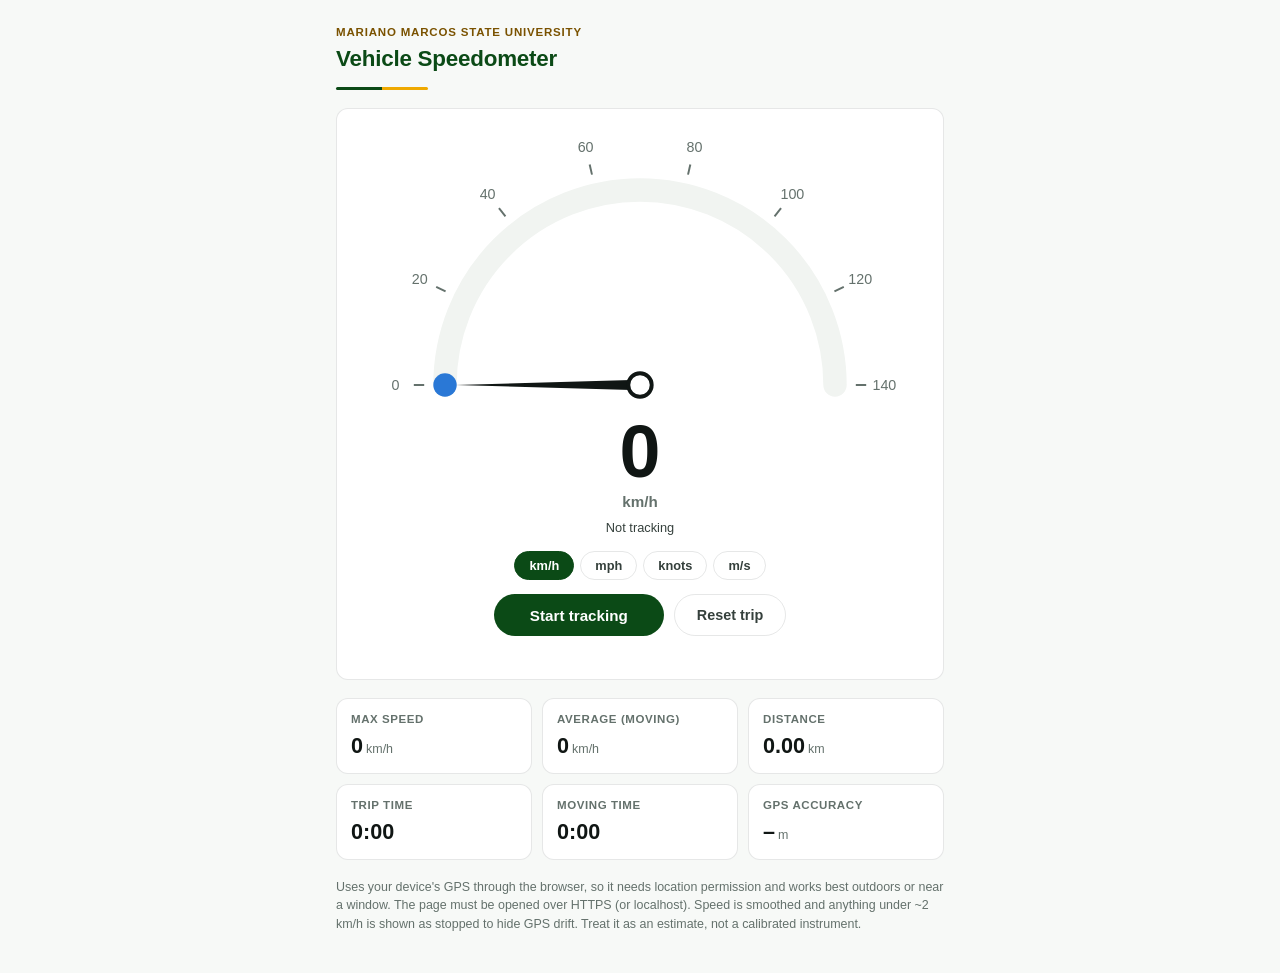
<file: speedometer.html>
<!DOCTYPE html>
<html lang="en">
<head>
<meta charset="UTF-8">
<meta name="viewport" content="width=device-width, initial-scale=1.0">
<title>MMSU Vehicle Speedometer</title>
<style>
  :root {
    --brand-green:     #0B4A16;
    --brand-gold:      #EFA900;
    --brand-gold-ink:  #7a5200;
    --font-sans-heading: 'Montserrat', 'Work Sans', Arial, sans-serif;
    --font-sans-body: 'Work Sans', 'Montserrat', Arial, sans-serif;
    --page:           #F7F9F7;
    --surface-1:      #FFFFFF;
    --text-primary:   #101614;
    --text-secondary: #35403C;
    --text-muted:     #64716C;
    --border:         rgba(16,22,20,0.10);
    --track:          #F1F4F1;
    --speed:          #2a78d6;
    --warn:           #c9432c;
    --ok:             #146622;
    --on-brand:       #ffffff;
  }
  @media (prefers-color-scheme: dark) {
    :root:not([data-theme="light"]) {
      --brand-green:     #2fae6c;
      --brand-gold-ink:  #EFA900;
      --page:           #0D0F0E;
      --surface-1:      #171A18;
      --text-primary:   #F3F5F3;
      --text-secondary: #C7D0CA;
      --text-muted:     #8B968F;
      --border:         rgba(243,245,243,0.10);
      --track:          #262624;
      --speed:          #3987e5;
      --warn:           #e2664a;
      --ok:             #2FAE6C;
      --on-brand:       #0D0F0E;
    }
  }
  :root[data-theme="dark"] {
    --brand-green:     #2fae6c;
    --brand-gold-ink:  #EFA900;
    --page:           #0D0F0E;
    --surface-1:      #171A18;
    --text-primary:   #F3F5F3;
    --text-secondary: #C7D0CA;
    --text-muted:     #8B968F;
    --border:         rgba(243,245,243,0.10);
    --track:          #262624;
    --speed:          #3987e5;
    --warn:           #e2664a;
    --ok:             #2FAE6C;
    --on-brand:       #0D0F0E;
  }
  * { margin: 0; padding: 0; box-sizing: border-box; }
  body { background: var(--page); color: var(--text-primary); font-family: var(--font-sans-body); line-height: 1.45; }
  .wrap { max-width: 640px; margin: 0 auto; padding: 24px 16px 40px; }

  .masthead .eyebrow { font-family: var(--font-sans-heading); font-size: 0.72rem; font-weight: 700; letter-spacing: 0.07em; text-transform: uppercase; color: var(--brand-gold-ink); }
  .masthead h1 { font-family: var(--font-sans-heading); font-size: 1.4rem; font-weight: 700; letter-spacing: -0.01em; color: var(--brand-green); margin-top: 2px; }
  .masthead .bar { height: 3px; width: 92px; border-radius: 2px; margin-top: 12px; background: linear-gradient(90deg, var(--brand-green) 50%, var(--brand-gold) 50%); }

  .card { background: var(--surface-1); border: 1px solid var(--border); border-radius: 12px; padding: 16px; margin-top: 18px; }

  .gauge { width: 100%; max-width: 520px; margin: 0 auto; }
  .gauge svg { display: block; width: 100%; height: auto; overflow: visible; }
  .g-track { fill: none; stroke: var(--track); stroke-width: 18; stroke-linecap: round; }
  .g-fill  { fill: none; stroke: var(--speed); stroke-width: 18; stroke-linecap: round; transition: stroke 0.25s; }
  .gauge[data-state="lost"] .g-fill { stroke: var(--warn); }
  .g-tick { stroke: var(--text-muted); stroke-width: 1.5; }
  .g-label { fill: var(--text-muted); font-size: 11px; text-anchor: middle; font-family: var(--font-sans-body); }
  .g-needle { fill: var(--text-primary); }
  .g-hub { fill: var(--surface-1); stroke: var(--text-primary); stroke-width: 3; }

  .readout { text-align: center; margin-top: 4px; }
  .readout .value { font-family: var(--font-sans-heading); font-weight: 700; font-size: clamp(3rem, 16vw, 4.6rem); line-height: 1; font-variant-numeric: tabular-nums; }
  .gauge[data-state="lost"] ~ .readout .value, .readout.lost .value { color: var(--text-muted); }
  .readout .unit { color: var(--text-muted); font-size: 0.95rem; font-weight: 600; margin-top: 2px; }
  .readout .state { color: var(--text-secondary); font-size: 0.8rem; margin-top: 6px; min-height: 1.3em; }
  .readout .state.warn { color: var(--warn); }
  .readout .state.ok { color: var(--ok); }

  .units { display: flex; justify-content: center; gap: 6px; margin-top: 14px; flex-wrap: wrap; }
  .units button {
    font-family: var(--font-sans-heading); font-weight: 600; font-size: 0.8rem; background: transparent; color: var(--text-secondary);
    border: 1px solid var(--border); border-radius: 999px; padding: 6px 14px; cursor: pointer;
  }
  .units button[aria-pressed="true"] { background: var(--brand-green); color: var(--on-brand); border-color: var(--brand-green); }
  .units button:focus-visible, button.go:focus-visible, button.ghost:focus-visible { outline: 3px solid var(--brand-gold); outline-offset: 2px; }

  .controls { display: flex; justify-content: center; gap: 10px; margin-top: 14px; flex-wrap: wrap; }
  button.go { font-family: var(--font-sans-heading); font-weight: 700; font-size: 0.95rem; background: var(--brand-green); color: var(--on-brand); border: 0; border-radius: 999px; padding: 12px 34px; cursor: pointer; min-width: 170px; }
  button.go:hover { filter: brightness(1.1); }
  button.ghost { font-family: var(--font-sans-heading); font-weight: 600; font-size: 0.9rem; background: transparent; color: var(--text-secondary); border: 1px solid var(--border); border-radius: 999px; padding: 12px 22px; cursor: pointer; }
  .msg { text-align: center; font-size: 0.82rem; color: var(--text-muted); margin-top: 10px; min-height: 1.3em; }
  .msg.error { color: var(--warn); }

  .stats { display: grid; grid-template-columns: repeat(2, 1fr); gap: 10px; margin-top: 18px; }
  @media (min-width: 520px) { .stats { grid-template-columns: repeat(3, 1fr); } }
  .stat { background: var(--surface-1); border: 1px solid var(--border); border-radius: 12px; padding: 12px 14px; }
  .stat .k { color: var(--text-muted); font-size: 0.72rem; font-weight: 600; letter-spacing: 0.05em; text-transform: uppercase; }
  .stat .v { font-family: var(--font-sans-heading); font-weight: 700; font-size: 1.35rem; margin-top: 2px; font-variant-numeric: tabular-nums; }
  .stat .v small { font-family: var(--font-sans-body); font-weight: 400; font-size: 0.78rem; color: var(--text-muted); margin-left: 3px; }

  .note { color: var(--text-muted); font-size: 0.78rem; margin-top: 18px; }
</style>
</head>
<body>
<div class="wrap">
  <header class="masthead">
    <div class="eyebrow">Mariano Marcos State University</div>
    <h1>Vehicle Speedometer</h1>
    <div class="bar" aria-hidden="true"></div>
  </header>

  <section class="card" aria-label="Speedometer">
    <div class="gauge" id="gauge" data-state="idle">
      <svg id="gaugeSvg" viewBox="0 0 400 220" role="img" aria-label="Speed gauge"></svg>
    </div>
    <div class="readout" id="readout" aria-live="off">
      <div class="value" id="value">0</div>
      <div class="unit" id="unitLabel">km/h</div>
      <div class="state" id="state">Not tracking</div>
    </div>
    <div class="units" role="group" aria-label="Speed unit">
      <button type="button" data-unit="kmh" aria-pressed="true">km/h</button>
      <button type="button" data-unit="mph" aria-pressed="false">mph</button>
      <button type="button" data-unit="kn" aria-pressed="false">knots</button>
      <button type="button" data-unit="ms" aria-pressed="false">m/s</button>
    </div>
    <div class="controls">
      <button class="go" id="go" type="button">Start tracking</button>
      <button class="ghost" id="reset" type="button">Reset trip</button>
    </div>
    <div class="msg" id="msg" role="status" aria-live="polite"></div>
  </section>

  <section class="stats" aria-label="Trip statistics">
    <div class="stat"><div class="k">Max speed</div><div class="v" id="sMax">0<small>km/h</small></div></div>
    <div class="stat"><div class="k">Average (moving)</div><div class="v" id="sAvg">0<small>km/h</small></div></div>
    <div class="stat"><div class="k">Distance</div><div class="v" id="sDist">0.00<small>km</small></div></div>
    <div class="stat"><div class="k">Trip time</div><div class="v" id="sTime">0:00</div></div>
    <div class="stat"><div class="k">Moving time</div><div class="v" id="sMove">0:00</div></div>
    <div class="stat"><div class="k">GPS accuracy</div><div class="v" id="sAcc">&ndash;<small>m</small></div></div>
  </section>

  <p class="note">Uses your device's GPS through the browser, so it needs location permission and works best outdoors or
    near a window. The page must be opened over HTTPS (or localhost). Speed is smoothed and anything under
    ~2 km/h is shown as stopped to hide GPS drift. Treat it as an estimate, not a calibrated instrument.</p>
</div>

<script>
(function () {
  'use strict';

  var $ = function (id) { return document.getElementById(id); };
  var params = new URLSearchParams(location.search);

  // ---- Settings ---------------------------------------------------------------
  var MAX_ACCURACY = 50;      // m: fixes worse than this are ignored for speed/distance
  var STATIONARY = 0.5;       // m/s (~1.8 km/h): below this the vehicle counts as stopped
  var MAX_SPEED = 70;         // m/s (~250 km/h): faster is treated as a GPS glitch for a road vehicle
  var MAX_GAP = 15;           // s: a longer gap between fixes breaks the trip segment
  var STALE_AFTER = 8000;     // ms without a fix before the signal is declared lost
  var SMOOTH = 0.5;           // EMA weight for each new fix

  var UNITS = {
    kmh: { label: 'km/h',  k: 3.6,       max: 140, step: 20, dist: 'km', distK: 1e-3 },
    mph: { label: 'mph',   k: 2.236936,  max: 90,  step: 10, dist: 'mi', distK: 1 / 1609.344 },
    kn:  { label: 'knots', k: 1.943844,  max: 80,  step: 10, dist: 'nm', distK: 1 / 1852 },
    ms:  { label: 'm/s',   k: 1,         max: 40,  step: 5,  dist: 'm',  distK: 1 }
  };
  var unit = 'kmh';
  try { var u = localStorage.getItem('mmsu-speedo-unit'); if (u && UNITS[u]) unit = u; } catch (e) {}

  // ---- Gauge ------------------------------------------------------------------
  var NS = 'http://www.w3.org/2000/svg';
  var svg = $('gaugeSvg'), gauge = $('gauge');
  var CX = 200, CY = 200, R = 150, A0 = 180, A1 = 360;
  function el(name, attrs, parent) {
    var n = document.createElementNS(NS, name);
    for (var k in attrs) n.setAttribute(k, attrs[k]);
    (parent || svg).appendChild(n);
    return n;
  }
  function pt(deg, r) { var a = deg * Math.PI / 180; return [CX + r * Math.cos(a), CY + r * Math.sin(a)]; }
  function arc(a, b, r) {
    var s = pt(a, r), e = pt(b, r);
    return 'M' + s[0].toFixed(2) + ' ' + s[1].toFixed(2) + ' A' + r + ' ' + r + ' 0 ' + (b - a > 180 ? 1 : 0) + ' 1 ' + e[0].toFixed(2) + ' ' + e[1].toFixed(2);
  }
  el('path', { d: arc(A0, A1 - 0.01, R), 'class': 'g-track' });
  var fill = el('path', { d: arc(A0, A0 + 0.01, R), 'class': 'g-fill' });
  var ticks = el('g', {});
  var needle = el('g', {});
  el('polygon', { points: '196,200 204,200 200,' + (CY - R + 8), 'class': 'g-needle' }, needle);
  el('circle', { cx: CX, cy: CY, r: 9, 'class': 'g-hub' });

  function buildTicks() {
    while (ticks.firstChild) ticks.removeChild(ticks.firstChild);
    var cfg = UNITS[unit], n = cfg.max / cfg.step;
    for (var i = 0; i <= n; i++) {
      var deg = A0 + (A1 - A0) * i / n;
      var a = pt(deg, R + 16), b = pt(deg, R + 24), t = pt(deg, R + 38);
      el('line', { x1: a[0], y1: a[1], x2: b[0], y2: b[1], 'class': 'g-tick' }, ticks);
      el('text', { x: t[0], y: t[1] + 4, 'class': 'g-label' }, ticks).textContent = i * cfg.step;
    }
  }

  var shown = 0, target = 0, raf = null;   // shown/target in display units
  function drawGauge(v) {
    var frac = Math.max(0, Math.min(1, v / UNITS[unit].max));
    var deg = A0 + (A1 - A0) * frac;
    needle.setAttribute('transform', 'rotate(' + (deg - 270) + ' ' + CX + ' ' + CY + ')');
    fill.setAttribute('d', arc(A0, Math.max(A0 + 0.01, deg), R));
    $('value').textContent = Math.round(v);
  }
  function animate() {
    shown += (target - shown) * 0.15;
    if (Math.abs(target - shown) < 0.05) shown = target;
    drawGauge(shown);
    raf = shown === target ? null : requestAnimationFrame(animate);
  }
  function setNeedle(ms) {
    target = ms * UNITS[unit].k;
    if (!raf) raf = requestAnimationFrame(animate);
  }

  // ---- Trip state -------------------------------------------------------------
  var trip, streak = 0, watchId = null, last = null, staleTimer = null, lastFixAt = 0, wakeLock = null;
  function resetTrip() {
    trip = { elapsed: 0, moving: 0, dist: 0, max: 0, speed: 0, acc: null, source: '' };
    last = null;
    streak = 0;
    renderStats();
  }

  function fmtTime(s) {
    s = Math.round(s);
    var h = Math.floor(s / 3600), m = Math.floor(s % 3600 / 60), sec = s % 60;
    return (h ? h + ':' + String(m).padStart(2, '0') : m) + ':' + String(sec).padStart(2, '0');
  }
  function setStat(id, text, suffix) { $(id).innerHTML = text + (suffix ? '<small>' + suffix + '</small>' : ''); }
  function renderStats() {
    var cfg = UNITS[unit];
    $('unitLabel').textContent = cfg.label;
    setStat('sMax', Math.round(trip.max * cfg.k), cfg.label);
    setStat('sAvg', trip.moving > 0 ? Math.round(trip.dist / trip.moving * cfg.k) : 0, cfg.label);
    var d = trip.dist * cfg.distK;
    setStat('sDist', cfg.dist === 'm' ? Math.round(d) : d.toFixed(2), cfg.dist);
    $('sTime').textContent = fmtTime(trip.elapsed);
    $('sMove').textContent = fmtTime(trip.moving);
    if (trip.acc == null) setStat('sAcc', '&ndash;', 'm'); else setStat('sAcc', '±' + Math.round(trip.acc), 'm');
  }
  function setState(text, cls) {
    var s = $('state');
    s.textContent = text;
    s.className = 'state' + (cls ? ' ' + cls : '');
  }
  function setMsg(text, err) { var m = $('msg'); m.textContent = text || ''; m.className = 'msg' + (err ? ' error' : ''); }

  // Haversine distance between two fixes, metres.
  function distance(a, b) {
    var R = 6371008.8, rad = Math.PI / 180;
    var dLat = (b.latitude - a.latitude) * rad, dLon = (b.longitude - a.longitude) * rad;
    var h = Math.sin(dLat / 2) * Math.sin(dLat / 2) +
            Math.cos(a.latitude * rad) * Math.cos(b.latitude * rad) * Math.sin(dLon / 2) * Math.sin(dLon / 2);
    return 2 * R * Math.asin(Math.sqrt(h));
  }

  // Each fix gives a ground speed in m/s. Prefer the receiver's own Doppler
  // speed (coords.speed); when the device does not report it, derive speed from
  // the distance between consecutive good fixes.
  function onFix(pos) {
    var c = pos.coords, t = pos.timestamp / 1000;
    lastFixAt = Date.now();
    trip.acc = c.accuracy;
    gauge.setAttribute('data-state', 'ok');
    $('readout').classList.remove('lost');

    if (c.accuracy > MAX_ACCURACY) {
      setState('Weak GPS signal (±' + Math.round(c.accuracy) + ' m), waiting for a better fix', 'warn');
      renderStats();
      return;
    }

    var v = null, source = '';
    var dt = last ? t - last.t : 0;
    if (c.speed != null && isFinite(c.speed) && c.speed >= 0) {
      v = c.speed; source = 'GPS Doppler';
    } else if (last && dt >= 1 && dt <= MAX_GAP) {
      v = distance(last.c, c) / dt; source = 'from position';
    } else if (last && dt < 1) {
      return;   // too soon to derive a speed; keep the previous reference fix
    }

    if (v == null) {            // first usable fix
      last = { c: c, t: t };
      setState('GPS locked, waiting for movement…', 'ok');
      renderStats();
      return;
    }
    if (v > MAX_SPEED) { last = { c: c, t: t }; return; }

    var moving = v >= STATIONARY;
    streak = moving ? streak + 1 : 0;
    // Smooth while moving; decay faster when stopping so the needle settles at zero.
    trip.speed = moving ? (trip.speed ? trip.speed + (v - trip.speed) * SMOOTH : v * (source === 'GPS Doppler' ? 1 : SMOOTH)) : trip.speed * 0.4;
    if (trip.speed < STATIONARY) trip.speed = 0;

    if (dt > 0 && dt <= MAX_GAP) {
      trip.elapsed += dt;
      if (moving) { trip.moving += dt; trip.dist += v * dt; }
    }
    // Max only counts once movement is confirmed over several fixes, so a single noisy first estimate cannot set it.
    if (streak >= 3 && trip.speed > trip.max) trip.max = trip.speed;
    trip.source = source;
    last = { c: c, t: t };

    setNeedle(trip.speed);
    setState((moving ? 'Moving' : 'Stopped') + ' · ' + source, 'ok');
    renderStats();
  }

  function onError(err) {
    var text = {
      1: 'Location permission denied. Allow location access for this page in your browser settings, then tap Start again.',
      2: 'Position unavailable. Check that GPS/location services are on.',
      3: 'Timed out waiting for GPS. Try near a window or outdoors.'
    }[err.code] || 'Location error.';
    if (err.code === 1) { stopTracking(); setMsg(text, true); } else { setMsg(text, true); }
  }

  // ---- Start / stop ------------------------------------------------------------
  var go = $('go');
  function startTracking() {
    if (!('geolocation' in navigator)) { setMsg('This browser does not support geolocation.', true); return; }
    if (!window.isSecureContext) { setMsg('Geolocation needs a secure page: open this over HTTPS (or localhost).', true); return; }
    last = null;
    streak = 0;
    lastFixAt = Date.now();
    setMsg('');
    setState('Acquiring GPS…');
    watchId = navigator.geolocation.watchPosition(onFix, onError, { enableHighAccuracy: true, maximumAge: 0, timeout: 20000 });
    staleTimer = setInterval(checkStale, 1000);
    go.textContent = 'Stop tracking';
    requestWakeLock();
  }
  function stopTracking() {
    if (watchId != null) navigator.geolocation.clearWatch(watchId);
    watchId = null;
    clearInterval(staleTimer);
    trip.speed = 0;
    setNeedle(0);
    gauge.setAttribute('data-state', 'idle');
    setState('Not tracking');
    go.textContent = trip.dist > 0 || trip.elapsed > 0 ? 'Resume tracking' : 'Start tracking';
    releaseWakeLock();
  }
  function checkStale() {
    if (Date.now() - lastFixAt > STALE_AFTER) {
      trip.speed = 0;
      setNeedle(0);
      gauge.setAttribute('data-state', 'lost');
      $('readout').classList.add('lost');
      setState('GPS signal lost: speed unknown', 'warn');
    }
  }
  go.addEventListener('click', function () { watchId == null ? startTracking() : stopTracking(); });
  $('reset').addEventListener('click', function () {
    resetTrip();
    if (watchId == null) go.textContent = 'Start tracking';
    shown = target = 0; drawGauge(0);
    setMsg('');
  });

  // Keep the screen on while tracking (re-requested after the tab regains focus).
  function requestWakeLock() {
    if (!('wakeLock' in navigator) || wakeLock) return;
    navigator.wakeLock.request('screen').then(function (l) {
      wakeLock = l;
      l.addEventListener('release', function () { wakeLock = null; });
    }).catch(function () {});
  }
  function releaseWakeLock() {
    if (wakeLock) { wakeLock.release().catch(function () {}); wakeLock = null; }
  }
  document.addEventListener('visibilitychange', function () {
    if (document.visibilityState === 'visible' && watchId != null) requestWakeLock();
  });

  // ---- Units ------------------------------------------------------------------
  function setUnit(u) {
    unit = u;
    try { localStorage.setItem('mmsu-speedo-unit', u); } catch (e) {}
    Array.prototype.forEach.call(document.querySelectorAll('.units button'), function (b) {
      b.setAttribute('aria-pressed', String(b.getAttribute('data-unit') === u));
    });
    buildTicks();
    shown = target = trip.speed * UNITS[u].k;
    drawGauge(shown);
    renderStats();
  }
  Array.prototype.forEach.call(document.querySelectorAll('.units button'), function (b) {
    b.addEventListener('click', function () { setUnit(b.getAttribute('data-unit')); });
  });

  resetTrip();
  setUnit(unit);
  if (!window.isSecureContext) setMsg('Geolocation needs a secure page: open this over HTTPS (or localhost).', true);
  else if (!('geolocation' in navigator)) setMsg('This browser does not support geolocation.', true);

  window.__speedo = { state: function () { return trip; } };
})();
</script>
</body>
</html>
</file>
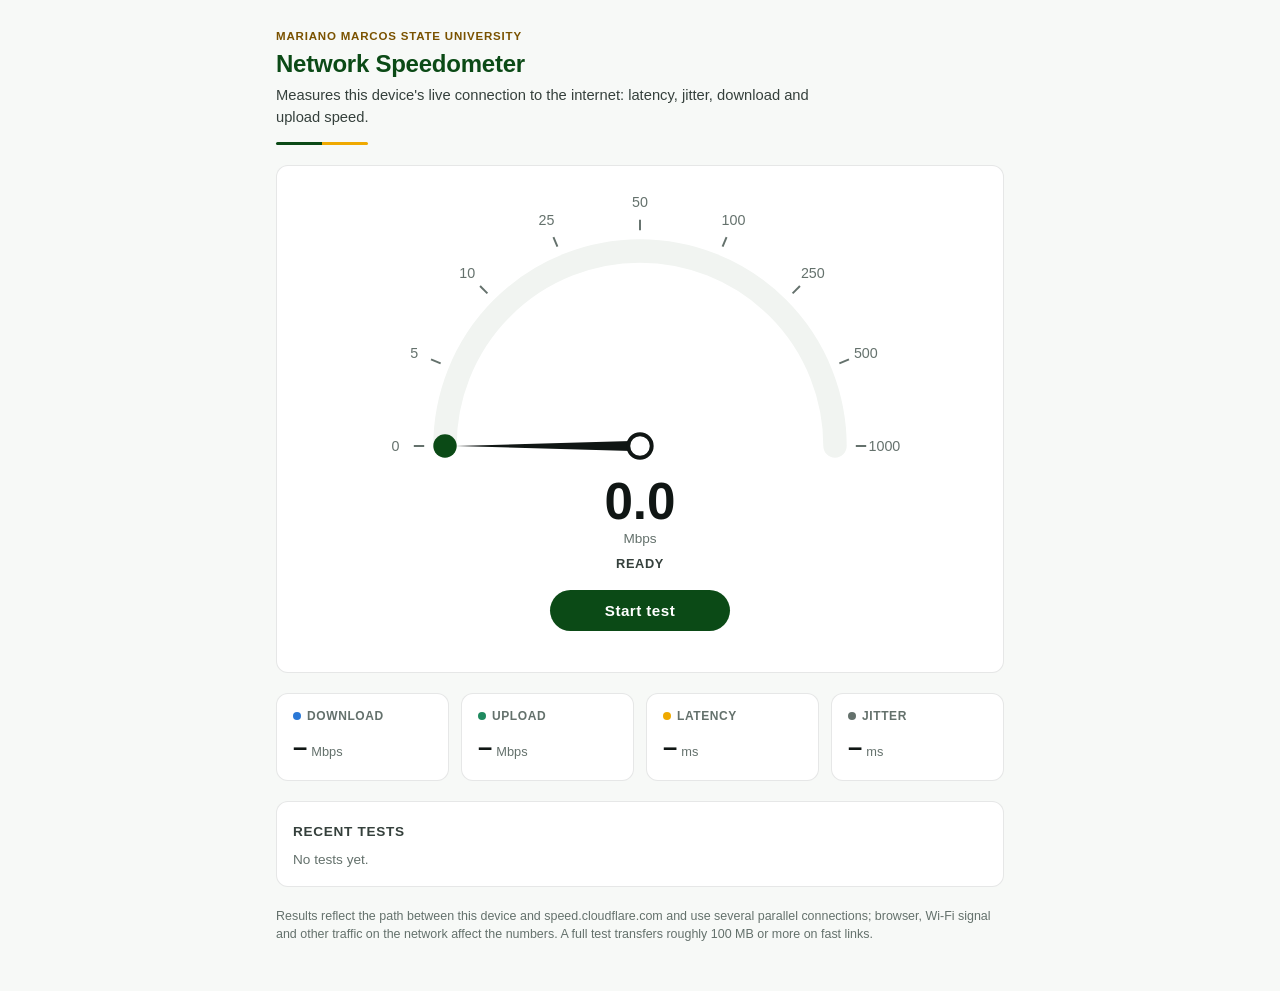
<file: speedtest.html>
<!DOCTYPE html>
<html lang="en">
<head>
<meta charset="UTF-8">
<meta name="viewport" content="width=device-width, initial-scale=1.0">
<title>MMSU Network Speedometer</title>
<style>
  :root {
    --brand-green:     #0B4A16;
    --brand-gold:      #EFA900;
    --brand-gold-ink:  #7a5200;
    --font-sans-heading: 'Montserrat', 'Work Sans', Arial, sans-serif;
    --font-sans-body: 'Work Sans', 'Montserrat', Arial, sans-serif;
    --page:           #F7F9F7;
    --surface-1:      #FFFFFF;
    --text-primary:   #101614;
    --text-secondary: #35403C;
    --text-muted:     #64716C;
    --grid:           #DDE3DF;
    --border:         rgba(16,22,20,0.10);
    --track:          #F1F4F1;
    --down:           #2a78d6;
    --up:             #1f8a5f;
    --bad:            #c9432c;
    --on-brand:       #ffffff;
  }
  @media (prefers-color-scheme: dark) {
    :root:not([data-theme="light"]) {
      --brand-green:     #2fae6c;
      --brand-gold-ink:  #EFA900;
      --page:           #0D0F0E;
      --surface-1:      #171A18;
      --text-primary:   #F3F5F3;
      --text-secondary: #C7D0CA;
      --text-muted:     #8B968F;
      --grid:           #2c2c2a;
      --border:         rgba(243,245,243,0.10);
      --track:          #262624;
      --down:           #3987e5;
      --up:             #25a173;
      --bad:            #e2664a;
      --on-brand:       #0D0F0E;
    }
  }
  :root[data-theme="dark"] {
    --brand-green:     #2fae6c;
    --brand-gold-ink:  #EFA900;
    --page:           #0D0F0E;
    --surface-1:      #171A18;
    --text-primary:   #F3F5F3;
    --text-secondary: #C7D0CA;
    --text-muted:     #8B968F;
    --grid:           #2c2c2a;
    --border:         rgba(243,245,243,0.10);
    --track:          #262624;
    --down:           #3987e5;
    --up:             #25a173;
    --bad:            #e2664a;
    --on-brand:       #0D0F0E;
  }
  * { margin: 0; padding: 0; box-sizing: border-box; }
  body {
    background: var(--page);
    color: var(--text-primary);
    font-family: var(--font-sans-body);
    line-height: 1.45;
  }
  .wrap { max-width: 760px; margin: 0 auto; padding: 28px 16px 48px; }

  .masthead .eyebrow { font-family: var(--font-sans-heading); font-size: 0.72rem; font-weight: 700; letter-spacing: 0.07em; text-transform: uppercase; color: var(--brand-gold-ink); }
  .masthead h1 { font-family: var(--font-sans-heading); font-size: 1.5rem; font-weight: 700; letter-spacing: -0.01em; color: var(--brand-green); margin-top: 2px; }
  .masthead .sub { color: var(--text-secondary); font-size: 0.92rem; margin-top: 4px; max-width: 560px; }
  .masthead .bar { height: 3px; width: 92px; border-radius: 2px; margin-top: 14px; background: linear-gradient(90deg, var(--brand-green) 50%, var(--brand-gold) 50%); }

  .card { background: var(--surface-1); border: 1px solid var(--border); border-radius: 12px; padding: 20px 16px 16px; margin-top: 20px; }

  .gauge { width: 100%; max-width: 520px; margin: 0 auto; }
  .gauge svg { display: block; width: 100%; height: auto; overflow: visible; }
  .g-track { fill: none; stroke: var(--track); stroke-width: 18; stroke-linecap: round; }
  .g-fill  { fill: none; stroke: var(--brand-green); stroke-width: 18; stroke-linecap: round; transition: stroke 0.25s; }
  .gauge[data-phase="download"] .g-fill { stroke: var(--down); }
  .gauge[data-phase="upload"]   .g-fill { stroke: var(--up); }
  .g-tick { stroke: var(--text-muted); stroke-width: 1.5; }
  .g-label { fill: var(--text-muted); font-size: 11px; text-anchor: middle; font-family: var(--font-sans-body); }
  .g-needle { fill: var(--text-primary); }
  .g-hub { fill: var(--surface-1); stroke: var(--text-primary); stroke-width: 3; }

  .readout { text-align: center; margin-top: 4px; }
  .readout .value { font-family: var(--font-sans-heading); font-weight: 700; font-size: clamp(2.2rem, 9vw, 3.2rem); line-height: 1; font-variant-numeric: tabular-nums; }
  .readout .unit { color: var(--text-muted); font-size: 0.85rem; margin-top: 2px; }
  .readout .phase { color: var(--text-secondary); font-size: 0.8rem; font-weight: 600; letter-spacing: 0.05em; text-transform: uppercase; margin-top: 6px; min-height: 1.2em; }

  .controls { display: flex; flex-direction: column; align-items: center; gap: 8px; margin-top: 16px; }
  button.go {
    font-family: var(--font-sans-heading); font-weight: 700; font-size: 0.95rem; letter-spacing: 0.03em;
    background: var(--brand-green); color: var(--on-brand); border: 0; border-radius: 999px;
    padding: 12px 36px; cursor: pointer; min-width: 180px;
  }
  button.go:hover { filter: brightness(1.1); }
  button.go:focus-visible { outline: 3px solid var(--brand-gold); outline-offset: 2px; }
  button.go:disabled { cursor: default; opacity: 0.75; filter: none; }
  .status { color: var(--text-muted); font-size: 0.82rem; min-height: 1.3em; text-align: center; }
  .status.error { color: var(--bad); }

  .stats { display: grid; grid-template-columns: repeat(auto-fit, minmax(150px, 1fr)); gap: 12px; margin-top: 20px; }
  .stat { background: var(--surface-1); border: 1px solid var(--border); border-radius: 12px; padding: 14px 16px; }
  .stat .k { color: var(--text-muted); font-size: 0.75rem; font-weight: 600; letter-spacing: 0.05em; text-transform: uppercase; display: flex; align-items: center; gap: 6px; }
  .stat .dot { width: 8px; height: 8px; border-radius: 50%; display: inline-block; }
  .stat .v { font-family: var(--font-sans-heading); font-weight: 700; font-size: 1.6rem; margin-top: 4px; font-variant-numeric: tabular-nums; }
  .stat .v small { font-family: var(--font-sans-body); font-weight: 400; font-size: 0.8rem; color: var(--text-muted); margin-left: 4px; }

  .history { margin-top: 20px; }
  .history h2 { font-family: var(--font-sans-heading); font-size: 0.85rem; letter-spacing: 0.05em; text-transform: uppercase; color: var(--text-secondary); margin-bottom: 8px; }
  table { width: 100%; border-collapse: collapse; font-size: 0.85rem; font-variant-numeric: tabular-nums; }
  th, td { text-align: right; padding: 7px 8px; border-bottom: 1px solid var(--border); }
  th:first-child, td:first-child { text-align: left; }
  th { color: var(--text-muted); font-weight: 600; font-size: 0.75rem; }
  .empty { color: var(--text-muted); font-size: 0.85rem; }

  .note { color: var(--text-muted); font-size: 0.78rem; margin-top: 20px; }
  .sr { position: absolute; width: 1px; height: 1px; overflow: hidden; clip: rect(0 0 0 0); white-space: nowrap; }
</style>
</head>
<body>
<div class="wrap">
  <header class="masthead">
    <div class="eyebrow">Mariano Marcos State University</div>
    <h1>Network Speedometer</h1>
    <p class="sub">Measures this device's live connection to the internet: latency, jitter, download and upload speed.</p>
    <div class="bar" aria-hidden="true"></div>
  </header>

  <section class="card" aria-label="Speedometer">
    <div class="gauge" id="gauge" data-phase="idle">
      <svg id="gaugeSvg" viewBox="0 0 400 220" role="img" aria-label="Speed gauge in megabits per second"></svg>
      <div class="readout">
        <div class="value" id="value">0.0</div>
        <div class="unit">Mbps</div>
        <div class="phase" id="phase">Ready</div>
      </div>
    </div>
    <div class="controls">
      <button class="go" id="go" type="button">Start test</button>
      <div class="status" id="status" role="status" aria-live="polite"></div>
    </div>
  </section>

  <section class="stats" aria-label="Results">
    <div class="stat"><div class="k"><span class="dot" style="background:var(--down)"></span>Download</div><div class="v" id="rDown">&ndash;<small>Mbps</small></div></div>
    <div class="stat"><div class="k"><span class="dot" style="background:var(--up)"></span>Upload</div><div class="v" id="rUp">&ndash;<small>Mbps</small></div></div>
    <div class="stat"><div class="k"><span class="dot" style="background:var(--brand-gold)"></span>Latency</div><div class="v" id="rPing">&ndash;<small>ms</small></div></div>
    <div class="stat"><div class="k"><span class="dot" style="background:var(--text-muted)"></span>Jitter</div><div class="v" id="rJit">&ndash;<small>ms</small></div></div>
  </section>

  <section class="card history" aria-label="History">
    <h2>Recent tests</h2>
    <div id="hist"><p class="empty">No tests yet.</p></div>
  </section>

  <p class="note" id="note"></p>
</div>

<script>
(function () {
  'use strict';

  // ---- Configuration --------------------------------------------------------
  // Test server: Cloudflare's public speed-test endpoints (CORS-enabled).
  // Override with ?server=https://host to point at a self-hosted server that
  // serves GET /__down?bytes=N and accepts POST /__up.
  var params = new URLSearchParams(location.search);
  var SERVER = (params.get('server') || 'https://speed.cloudflare.com').replace(/\/$/, '');
  var CFG = {
    pingSamples: 10,
    dlStreams: 6,
    dlChunk: [10e6, 50e6], // first / maximum bytes per download request (doubles each round)
    dlDuration: 10000,   // ms
    ulStreams: 4,
    ulChunk: [2e6, 24e6],   // first / maximum bytes per upload request (doubles each round)
    ulDuration: 8000,    // ms
    warmup: 1500,        // ms excluded from the final average (TCP slow start)
    windowMs: 1000       // sliding window for the live needle
  };
  // Piecewise gauge scale: equal arc length per tick, so slow links stay readable.
  var SCALE = [0, 5, 10, 25, 50, 100, 250, 500, 1000];

  // ---- Gauge ----------------------------------------------------------------
  var NS = 'http://www.w3.org/2000/svg';
  var CX = 200, CY = 200, R = 150;
  var A0 = 180, A1 = 360;                // degrees, left -> over the top -> right
  var gauge = document.getElementById('gauge');
  var svg = document.getElementById('gaugeSvg');

  function el(name, attrs, parent) {
    var n = document.createElementNS(NS, name);
    for (var k in attrs) n.setAttribute(k, attrs[k]);
    (parent || svg).appendChild(n);
    return n;
  }
  function pt(deg, r) {
    var a = deg * Math.PI / 180;
    return [CX + r * Math.cos(a), CY + r * Math.sin(a)];
  }
  function arc(fromDeg, toDeg, r) {
    var s = pt(fromDeg, r), e = pt(toDeg, r);
    return 'M' + s[0].toFixed(2) + ' ' + s[1].toFixed(2) +
           ' A' + r + ' ' + r + ' 0 ' + (toDeg - fromDeg > 180 ? 1 : 0) + ' 1 ' +
           e[0].toFixed(2) + ' ' + e[1].toFixed(2);
  }
  function speedToFrac(mbps) {
    var last = SCALE.length - 1;
    if (mbps <= 0) return 0;
    if (mbps >= SCALE[last]) return 1;
    for (var i = 1; i <= last; i++) {
      if (mbps <= SCALE[i]) {
        return (i - 1 + (mbps - SCALE[i - 1]) / (SCALE[i] - SCALE[i - 1])) / last;
      }
    }
    return 1;
  }

  el('path', { d: arc(A0, A1 - 0.01, R), 'class': 'g-track' });
  var fill = el('path', { d: arc(A0, A0 + 0.01, R), 'class': 'g-fill' });
  SCALE.forEach(function (v, i) {
    var deg = A0 + (A1 - A0) * i / (SCALE.length - 1);
    var a = pt(deg, R + 16), b = pt(deg, R + 24), t = pt(deg, R + 38);
    el('line', { x1: a[0], y1: a[1], x2: b[0], y2: b[1], 'class': 'g-tick' });
    var lbl = el('text', { x: t[0], y: t[1] + 4, 'class': 'g-label' });
    lbl.textContent = v;
  });
  var needle = el('g', {});
  el('polygon', { points: '196,200 204,200 200,' + (CY - R + 8), 'class': 'g-needle' }, needle);
  el('circle', { cx: CX, cy: CY, r: 9, 'class': 'g-hub' });

  var shown = 0, target = 0, raf = null;
  function render(mbps) {
    var frac = speedToFrac(mbps);
    var deg = A0 + (A1 - A0) * frac;
    needle.setAttribute('transform', 'rotate(' + (deg - 270) + ' ' + CX + ' ' + CY + ')');
    fill.setAttribute('d', arc(A0, Math.max(A0 + 0.01, deg), R));
    document.getElementById('value').textContent = mbps >= 100 ? mbps.toFixed(0) : mbps.toFixed(1);
  }
  function animate() {
    shown += (target - shown) * 0.12;
    if (Math.abs(target - shown) < 0.005) shown = target;
    render(shown);
    raf = shown === target ? null : requestAnimationFrame(animate);
  }
  function setNeedle(mbps) {
    target = mbps;
    if (!raf) raf = requestAnimationFrame(animate);
  }
  render(0);

  // ---- UI helpers -------------------------------------------------------------
  var $ = function (id) { return document.getElementById(id); };
  function setPhase(p, label) {
    gauge.setAttribute('data-phase', p);
    $('phase').textContent = label;
  }
  function setStatus(msg, isErr) {
    var s = $('status');
    s.textContent = msg || '';
    s.className = 'status' + (isErr ? ' error' : '');
  }
  function setResult(id, v, digits) {
    $(id).innerHTML = (v == null ? '&ndash;' : v.toFixed(digits)) + '<small>' + $(id).querySelector('small').textContent + '</small>';
  }
  function mbps(bytes, ms) { return (bytes * 8) / (ms / 1000) / 1e6; }
  function sleep(ms) { return new Promise(function (r) { setTimeout(r, ms); }); }

  // ---- Measurements -----------------------------------------------------------
  var abort = null;   // set per run: { stopped: bool, controllers: [] }

  function newRun() {
    abort = { stopped: false, controllers: [], xhrs: [] };
    return abort;
  }
  function stopRun(run) {
    run.stopped = true;
    run.controllers.forEach(function (c) { try { c.abort(); } catch (e) {} });
    run.xhrs.forEach(function (x) { try { x.abort(); } catch (e) {} });
  }
  function bust() { return '&t=' + Date.now() + Math.random().toString(36).slice(2, 8); }

  // Latency / jitter: round-trip of zero-byte requests. The first request pays
  // for DNS + TLS and is discarded; jitter is the mean absolute difference
  // between consecutive samples (RFC 3550 style).
  async function measureLatency(run) {
    var samples = [];
    for (var i = 0; i <= CFG.pingSamples && !run.stopped; i++) {
      var t0 = performance.now();
      var res = await fetch(SERVER + '/__down?bytes=0' + bust(), { cache: 'no-store' });
      await res.arrayBuffer();
      var dt = performance.now() - t0;
      if (i > 0) {
        samples.push(dt);
        setNeedle(0);
        $('value').textContent = dt.toFixed(0);
      }
    }
    if (!samples.length) throw new Error('no latency samples');
    var sorted = samples.slice().sort(function (a, b) { return a - b; });
    var j = 0;
    for (var k = 1; k < samples.length; k++) j += Math.abs(samples[k] - samples[k - 1]);
    return { ping: sorted[Math.floor(sorted.length / 2)], jitter: samples.length > 1 ? j / (samples.length - 1) : 0 };
  }

  // Shared throughput sampler: records cumulative bytes over time, reports the
  // live rate over a sliding window and the final rate excluding warm-up.
  function Sampler() {
    this.t0 = performance.now();
    this.bytes = 0;
    this.log = [[0, 0]];
  }
  Sampler.prototype.add = function (n) {
    this.bytes += n;
    this.log.push([performance.now() - this.t0, this.bytes]);
  };
  Sampler.prototype.live = function () {
    var now = performance.now() - this.t0, i = this.log.length - 1;
    while (i > 0 && now - this.log[i][0] < CFG.windowMs) i--;
    var dt = now - this.log[i][0];
    return dt > 200 ? mbps(this.bytes - this.log[i][1], dt) : 0;
  };
  Sampler.prototype.final = function () {
    var now = performance.now() - this.t0;
    var from = now > CFG.warmup * 2 ? CFG.warmup : 0, i = 0;
    while (i < this.log.length - 1 && this.log[i][0] < from) i++;
    return mbps(this.bytes - this.log[i][1], now - this.log[i][0]);
  };

  async function measureDownload(run) {
    var s = new Sampler(), end = s.t0 + CFG.dlDuration;
    var failures = 0, lastErr = null;
    async function stream() {
      var size = CFG.dlChunk[0];
      while (!run.stopped && performance.now() < end) {
        var c = new AbortController();
        run.controllers.push(c);
        try {
          var res = await fetch(SERVER + '/__down?bytes=' + size + bust(), { cache: 'no-store', signal: c.signal });
          if (!res.ok) throw new Error('download server returned HTTP ' + res.status);
          // Fast links finish small requests in milliseconds; grow them to keep the request rate (and server rate limiting) down.
          size = Math.min(size * 2, CFG.dlChunk[1]);
          var reader = res.body.getReader();
          for (;;) {
            var r = await reader.read();
            if (r.done) break;
            s.add(r.value.byteLength);
            if (performance.now() >= end || run.stopped) { c.abort(); break; }
          }
        } catch (e) {
          if (run.stopped || e.name === 'AbortError') return;
          // A dropped request is tolerated while the others keep delivering data.
          lastErr = e;
          if (++failures > 5) throw e;
          await sleep(250);
        }
      }
    }
    var tick = setInterval(function () { setNeedle(s.live()); }, 100);
    try {
      var workers = [];
      for (var i = 0; i < CFG.dlStreams; i++) workers.push(stream());
      await Promise.all(workers);
    } finally { clearInterval(tick); }
    if (run.stopped) throw new Error('stopped');
    if (!s.bytes) throw lastErr || new Error('no download data received');
    return s.final();
  }

  async function measureUpload(run) {
    var payload = new Uint8Array(CFG.ulChunk[1]);
    // getRandomValues is capped at 64 KiB per call; incompressible data keeps
    // transparent compression from inflating the figure.
    for (var o = 0; o < payload.length; o += 65536) crypto.getRandomValues(payload.subarray(o, Math.min(o + 65536, payload.length)));
    var blob = new Blob([payload]);
    var s = new Sampler(), end = s.t0 + CFG.ulDuration;

    function one(size) {
      return new Promise(function (resolve, reject) {
        var x = new XMLHttpRequest(), last = 0;
        run.xhrs.push(x);
        x.open('POST', SERVER + '/__up?' + bust().slice(1));
        x.upload.onprogress = function (e) { s.add(e.loaded - last); last = e.loaded; };
        x.onload = function () { x.status >= 200 && x.status < 300 ? resolve() : reject(new Error('upload server returned HTTP ' + x.status)); };
        x.onerror = function () { run.stopped ? resolve() : reject(new Error('upload failed (network error)')); };
        x.onabort = function () { resolve(); };
        x.send(blob.slice(0, size));
      });
    }
    var failures = 0, lastErr = null;
    async function stream() {
      var size = CFG.ulChunk[0];
      while (!run.stopped && performance.now() < end) {
        try { await one(size); size = Math.min(size * 2, CFG.ulChunk[1]); } catch (e) {
          lastErr = e;
          if (++failures > 5) throw e;
          await sleep(250);
        }
      }
    }
    var tick = setInterval(function () { setNeedle(s.live()); }, 100);
    try {
      var workers = [];
      for (var i = 0; i < CFG.ulStreams; i++) workers.push(stream());
      await Promise.all(workers);
    } finally { clearInterval(tick); }
    if (run.stopped) throw new Error('stopped');
    if (!s.bytes) throw lastErr || new Error('no upload data sent');
    return s.final();
  }

  // ---- Orchestration ------------------------------------------------------------
  var history = [];
  try { history = JSON.parse(localStorage.getItem('mmsu-speedtest') || '[]'); } catch (e) {}

  function renderHistory() {
    var h = $('hist');
    if (!history.length) { h.innerHTML = '<p class="empty">No tests yet.</p>'; return; }
    var rows = history.map(function (r) {
      return '<tr><td>' + new Date(r.at).toLocaleString([], { month: 'short', day: 'numeric', hour: '2-digit', minute: '2-digit' }) +
        '</td><td>' + r.down.toFixed(1) + '</td><td>' + r.up.toFixed(1) + '</td><td>' + r.ping.toFixed(0) + '</td><td>' + r.jitter.toFixed(1) + '</td></tr>';
    }).join('');
    h.innerHTML = '<table><thead><tr><th>When</th><th>Down (Mbps)</th><th>Up (Mbps)</th><th>Ping (ms)</th><th>Jitter (ms)</th></tr></thead><tbody>' + rows + '</tbody></table>';
  }
  renderHistory();

  var go = $('go'), running = null;
  go.addEventListener('click', function () {
    if (running) { stopRun(running); return; }
    start();
  });

  async function start() {
    var run = running = newRun();
    go.textContent = 'Stop';
    ['rDown', 'rUp', 'rPing', 'rJit'].forEach(function (id) { setResult(id, null); });
    setStatus('Server: ' + SERVER.replace(/^https?:\/\//, ''));
    var out = {};
    try {
      setPhase('latency', 'Latency');
      var l = await measureLatency(run);
      out.ping = l.ping; out.jitter = l.jitter;
      setResult('rPing', l.ping, 0); setResult('rJit', l.jitter, 1);

      setPhase('download', 'Download');
      shown = target = 0; render(0);
      out.down = await measureDownload(run);
      setResult('rDown', out.down, 1);
      setNeedle(out.down);

      await sleep(700);
      setPhase('upload', 'Upload');
      setNeedle(0);
      out.up = await measureUpload(run);
      setResult('rUp', out.up, 1);
      setNeedle(out.up);

      setPhase('done', 'Complete');
      setStatus('Test complete.');
      history.unshift({ at: Date.now(), down: out.down, up: out.up, ping: out.ping, jitter: out.jitter });
      history = history.slice(0, 5);
      try { localStorage.setItem('mmsu-speedtest', JSON.stringify(history)); } catch (e) {}
      renderHistory();
    } catch (err) {
      setNeedle(0);
      if (run.stopped) {
        setPhase('idle', 'Stopped'); setStatus('Test stopped.');
      } else {
        setPhase('idle', 'Failed');
        var msg = err && err.message ? err.message : String(err);
        if (err instanceof TypeError) msg = 'could not reach the test server (offline, blocked, or rate-limited; wait a minute and retry)';
        setStatus('Test failed: ' + msg + '.', true);
      }
    } finally {
      running = null;
      go.textContent = 'Test again';
    }
  }

  $('note').textContent = 'Results reflect the path between this device and ' + SERVER.replace(/^https?:\/\//, '') +
    ' and use several parallel connections; browser, Wi-Fi signal and other traffic on the network affect the numbers. ' +
    'A full test transfers roughly 100 MB or more on fast links.';

  // Test hook for automated checks.
  window.__speedtest = { start: start, state: function () { return { history: history }; } };
  if (params.get('auto') === '1') start();
})();
</script>
</body>
</html>
</file>
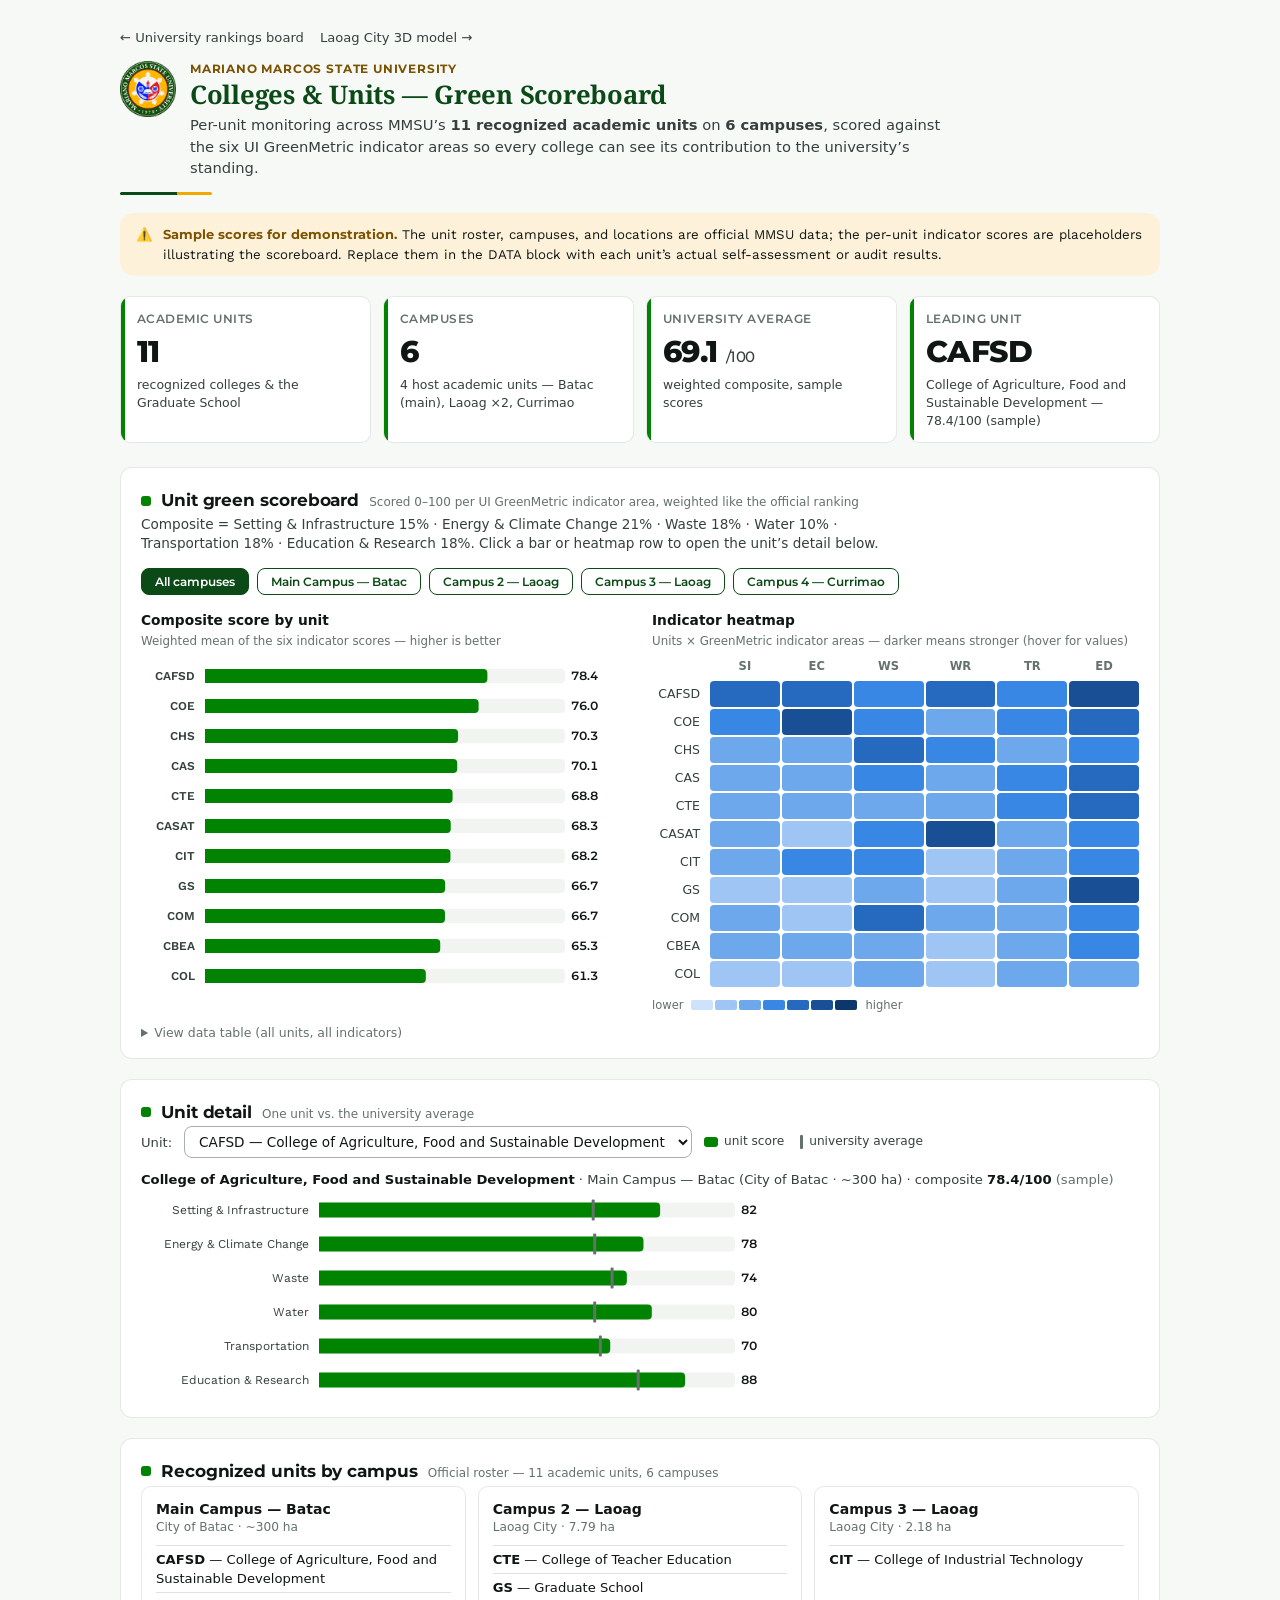
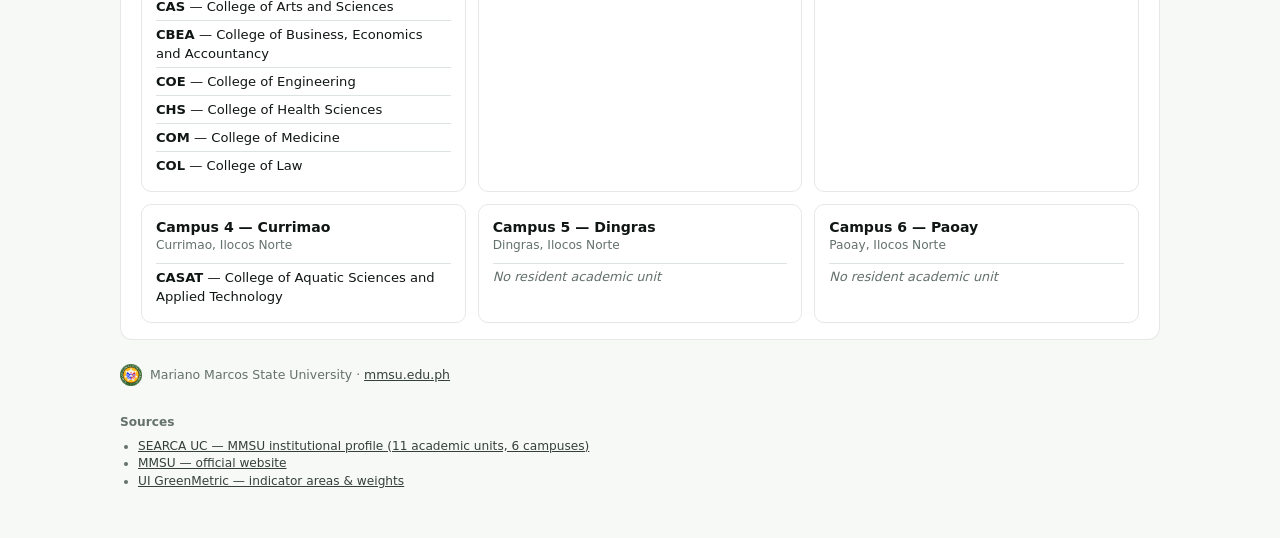
<file: units.html>
<!DOCTYPE html>
<html lang="en">
<head>
<meta charset="UTF-8">
<meta name="viewport" content="width=device-width, initial-scale=1.0">
<title>MMSU Colleges &amp; Units Scoreboard</title>
<style>
  :root {
    --brand-green:     #0B4A16;
    --brand-gold:      #EFA900;
    --brand-gold-ink:  #7a5200;
    --font-serif-display: 'Noto Serif', Georgia, 'Times New Roman', serif;
    --font-sans-heading: 'Montserrat', 'Work Sans', Arial, sans-serif;
    --font-sans-body: 'Work Sans', 'Montserrat', Arial, sans-serif;
    --page:           #F7F9F7;
    --surface-1:      #FFFFFF;
    --text-primary:   #101614;
    --text-secondary: #35403C;
    --text-muted:     #64716C;
    --grid:           #DDE3DF;
    --baseline:       #A6B0AC;
    --border:         rgba(16,22,20,0.10);
    --greenmetric:    #008300;
    --track:          #F1F4F1;
    --tooltip-bg:     #101614;
    --tooltip-ink:    #ffffff;
    --warn-ink:       #7a5200;
    --warn-bg:        #FDF2D9;
    --warn-border:    #eda100;
    --hm-0: #cde2fb; --hm-1: #9ec5f4; --hm-2: #6da7ec; --hm-3: #3987e5;
    --hm-4: #256abf; --hm-5: #184f95; --hm-6: #0d366b;
  }
  @media (prefers-color-scheme: dark) {
    :root {
      --brand-green:     #2fae6c;
      --brand-gold:      #EFA900;
      --brand-gold-ink:  #EFA900;
      --page:           #0D0F0E;
      --surface-1:      #171A18;
      --text-primary:   #F3F5F3;
      --text-secondary: #C7D0CA;
      --text-muted:     #8B968F;
      --grid:           #2c2c2a;
      --baseline:       #383835;
      --border:         rgba(243,245,243,0.10);
      --greenmetric:    #008300;
      --track:          #262624;
      --tooltip-bg:     #F3F5F3;
      --tooltip-ink:    #101614;
      --warn-ink:       #EFA900;
      --warn-bg:        #26200f;
      --warn-border:    #7a5200;
      --hm-0: #0d366b; --hm-1: #184f95; --hm-2: #256abf; --hm-3: #3987e5;
      --hm-4: #6da7ec; --hm-5: #9ec5f4; --hm-6: #cde2fb;
    }
  }
  :root[data-theme="dark"] {
    --brand-green:     #2fae6c;
    --brand-gold:      #EFA900;
    --brand-gold-ink:  #EFA900;
    --page:           #0D0F0E;
    --surface-1:      #171A18;
    --text-primary:   #F3F5F3;
    --text-secondary: #C7D0CA;
    --text-muted:     #8B968F;
    --grid:           #2c2c2a;
    --baseline:       #383835;
    --border:         rgba(243,245,243,0.10);
    --greenmetric:    #008300;
    --track:          #262624;
    --tooltip-bg:     #F3F5F3;
    --tooltip-ink:    #101614;
    --warn-ink:       #EFA900;
    --warn-bg:        #26200f;
    --warn-border:    #7a5200;
    --hm-0: #0d366b; --hm-1: #184f95; --hm-2: #256abf; --hm-3: #3987e5;
    --hm-4: #6da7ec; --hm-5: #9ec5f4; --hm-6: #cde2fb;
  }
  :root[data-theme="light"] {
    --brand-green:     #0B4A16;
    --brand-gold:      #EFA900;
    --brand-gold-ink:  #7a5200;
    --page:           #F7F9F7;
    --surface-1:      #FFFFFF;
    --text-primary:   #101614;
    --text-secondary: #35403C;
    --text-muted:     #64716C;
    --grid:           #DDE3DF;
    --baseline:       #A6B0AC;
    --border:         rgba(16,22,20,0.10);
    --greenmetric:    #008300;
    --track:          #F1F4F1;
    --tooltip-bg:     #101614;
    --tooltip-ink:    #ffffff;
    --warn-ink:       #7a5200;
    --warn-bg:        #FDF2D9;
    --warn-border:    #eda100;
    --hm-0: #cde2fb; --hm-1: #9ec5f4; --hm-2: #6da7ec; --hm-3: #3987e5;
    --hm-4: #256abf; --hm-5: #184f95; --hm-6: #0d366b;
  }
  * { margin: 0; padding: 0; box-sizing: border-box; }
  body {
    background: var(--page); color: var(--text-primary);
    font-family: system-ui, -apple-system, "Segoe UI", sans-serif; line-height: 1.45;
  }
  .wrap { max-width: 1080px; margin: 0 auto; padding: 28px 20px 48px; }

  nav.crumbs { font-size: 0.82rem; margin-bottom: 14px; }
  nav.crumbs a { color: var(--text-secondary); text-decoration: none; }
  nav.crumbs a:hover { color: var(--text-primary); text-decoration: underline; }

  header.masthead { margin-bottom: 18px; }
  .masthead h1 { font-size: 1.45rem; font-weight: 700; letter-spacing: -0.01em; }
  .masthead .sub { color: var(--text-secondary); font-size: 0.92rem; margin-top: 4px; max-width: 760px; }

  .banner {
    display: flex; gap: 10px; align-items: flex-start;
    background: var(--warn-bg); border-radius: var(--radius-lg, 14px);
    font-size: 0.83rem; padding: 12px 16px; margin-bottom: 20px; font-family: var(--font-sans-body);
  }
  .banner b { font-family: var(--font-sans-heading); color: var(--warn-ink); }
  .banner b { font-weight: 700; }

  .kpi-row { display: grid; grid-template-columns: repeat(auto-fit, minmax(200px, 1fr)); gap: 12px; margin-bottom: 24px; }
  .tile {
    background: var(--surface-1); border: 1px solid var(--border); border-radius: 10px;
    padding: 14px 16px 12px; position: relative; overflow: hidden;
  }
  .tile::before { content: ""; position: absolute; left: 0; top: 0; bottom: 0; width: 4px; background: var(--accent, var(--grid)); }
  .tile .sys { font-size: 0.74rem; font-weight: 600; letter-spacing: 0.04em; text-transform: uppercase; color: var(--text-muted); }
  .tile .val { font-size: 1.9rem; font-weight: 700; letter-spacing: -0.02em; margin: 2px 0 0; }
  .tile .val small { font-size: 0.95rem; font-weight: 500; color: var(--text-secondary); }
  .tile .note { font-size: 0.78rem; color: var(--text-secondary); margin-top: 2px; }

  section.panel {
    background: var(--surface-1); border: 1px solid var(--border); border-radius: 12px;
    padding: 20px 20px 16px; margin-bottom: 20px;
  }
  .panel-head { display: flex; align-items: baseline; gap: 10px; flex-wrap: wrap; margin-bottom: 2px; }
  .panel-head .dot { width: 10px; height: 10px; border-radius: 3px; flex: none; align-self: center; background: var(--greenmetric); }
  .panel-head h2 { font-size: 1.05rem; font-weight: 700; }
  .panel-head .tag { font-size: 0.75rem; color: var(--text-muted); }
  .panel .desc { color: var(--text-secondary); font-size: 0.85rem; margin: 2px 0 14px; max-width: 780px; }

  .filters { display: flex; flex-wrap: wrap; gap: 8px; margin: 0 0 16px; }
  .fbtn {
    font-family: var(--font-sans-heading); font-size: 0.78rem; font-weight: 600; color: var(--brand-green);
    background: var(--surface-1); border: 1px solid var(--brand-green); border-radius: 8px;
    padding: 5px 13px; cursor: pointer; transition: background 120ms, color 120ms;
  }
  .fbtn:hover { background: color-mix(in srgb, var(--brand-green) 10%, var(--surface-1)); }
  .fbtn[aria-pressed="true"] { color: #fff; background: var(--brand-green); }
  .fbtn:focus-visible, select:focus-visible { outline: 2px solid var(--brand-green); outline-offset: 2px; }

  .duo { display: grid; grid-template-columns: 1fr 1fr; gap: 24px; }
  @media (max-width: 820px) { .duo { grid-template-columns: 1fr; } }
  .chart-block h3 { font-size: 0.86rem; font-weight: 650; margin-bottom: 2px; }
  .chart-block .axis-note { font-size: 0.74rem; color: var(--text-muted); margin-bottom: 8px; }
  .chart-scroller { overflow-x: auto; }
  figure.viz { margin: 0; }
  svg text { font-family: var(--font-sans-body); }
  .cat-label  { font-size: 12px; fill: var(--text-secondary); }
  .val-label  { font-size: 11.5px; font-weight: 600; fill: var(--text-primary); font-variant-numeric: tabular-nums; }
  .tick-label { font-size: 11px; fill: var(--text-muted); font-variant-numeric: tabular-nums; }

  /* heatmap */
  .hm { display: grid; gap: 2px; font-variant-numeric: tabular-nums; }
  .hm .hd { font-size: 0.72rem; font-weight: 600; color: var(--text-muted); text-align: center; padding-bottom: 4px; align-self: end; }
  .hm .rowlbl { font-size: 0.78rem; color: var(--text-secondary); padding-right: 8px; display: flex; align-items: center; justify-content: flex-end; white-space: nowrap; }
  .hm .cell { height: 26px; border-radius: 4px; cursor: default; }
  .hm .cell:hover { outline: 2px solid var(--text-primary); outline-offset: -2px; }
  .hm-legend { display: flex; align-items: center; gap: 8px; margin-top: 10px; font-size: 0.72rem; color: var(--text-muted); }
  .hm-legend .swatches { display: flex; gap: 2px; }
  .hm-legend .swatches span { width: 22px; height: 10px; border-radius: 2px; display: block; }

  details.tbl { margin-top: 10px; }
  details.tbl summary { font-size: 0.78rem; color: var(--text-muted); cursor: pointer; user-select: none; }
  details.tbl summary:hover { color: var(--text-secondary); }
  table.data { border-collapse: collapse; margin-top: 8px; font-size: 0.8rem; }
  table.data th, table.data td { text-align: left; padding: 5px 12px 5px 0; border-bottom: 1px solid var(--grid); }
  table.data th { color: var(--text-muted); font-weight: 600; font-size: 0.74rem; }
  table.data td.num { font-variant-numeric: tabular-nums; text-align: right; padding-right: 16px; }

  .detail-head { display: flex; flex-wrap: wrap; gap: 12px; align-items: center; margin-bottom: 12px; }
  .detail-head select {
    font: inherit; font-size: 0.85rem; color: var(--text-primary);
    background: var(--surface-1); border: 1px solid var(--baseline); border-radius: 8px; padding: 6px 10px;
  }
  .legend { display: flex; gap: 16px; font-size: 0.76rem; color: var(--text-secondary); align-items: center; }
  .legend .key { display: inline-flex; align-items: center; gap: 6px; }
  .legend .sw { width: 14px; height: 10px; border-radius: 3px; background: var(--greenmetric); display: inline-block; }
  .legend .avg { width: 3px; height: 14px; background: var(--text-muted); border-radius: 1px; display: inline-block; }
  .unit-facts { font-size: 0.82rem; color: var(--text-secondary); margin-top: 4px; }
  .unit-facts b { color: var(--text-primary); }

  .campus-grid { display: grid; grid-template-columns: repeat(auto-fill, minmax(280px, 1fr)); gap: 12px; }
  .campus {
    border: 1px solid var(--border); border-radius: 10px; padding: 12px 14px;
  }
  .campus h3 { font-size: 0.88rem; font-weight: 700; }
  .campus .loc { font-size: 0.76rem; color: var(--text-muted); margin-bottom: 8px; }
  .campus ul { list-style: none; }
  .campus li { font-size: 0.82rem; padding: 4px 0; border-top: 1px solid var(--grid); }
  .campus li b { font-weight: 650; }
  .campus li span { color: var(--text-muted); font-size: 0.76rem; }
  .campus .none { color: var(--text-muted); font-style: italic; font-size: 0.8rem; padding: 4px 0; border-top: 1px solid var(--grid); }

  #tooltip {
    position: fixed; pointer-events: none; z-index: 50; display: none;
    background: var(--tooltip-bg); color: var(--tooltip-ink);
    border-radius: 6px; padding: 6px 9px; font-size: 0.76rem; line-height: 1.35;
    box-shadow: 0 2px 10px rgba(0,0,0,0.25); max-width: 280px;
  }
  #tooltip b { font-weight: 650; }

  footer.src { color: var(--text-muted); font-size: 0.76rem; margin-top: 28px; }
  footer.src a { color: var(--text-secondary); }
  footer.src ul { margin: 6px 0 0 18px; }

    @font-face {
    font-family: 'Noto Serif';
    font-style: normal;
    font-weight: 100 900;
    font-display: swap;
    src: url([data-uri]) format('woff2');
  }
  @font-face {
    font-family: 'Montserrat';
    font-style: normal;
    font-weight: 100 900;
    font-display: swap;
    src: url([data-uri]) format('woff2');
  }
  @font-face {
    font-family: 'Work Sans';
    font-style: normal;
    font-weight: 100 900;
    font-display: swap;
    src: url([data-uri]) format('woff2');
  }
  .brand-row { display: flex; gap: 14px; align-items: flex-start; }
  .brand-seal { flex: none; width: 56px; height: 56px; }
  .brand-text { min-width: 0; }
  .brand-eyebrow { font-size: 0.72rem; font-weight: 700; letter-spacing: 0.07em; text-transform: uppercase; color: var(--brand-gold-ink); margin-bottom: 2px; }
  .masthead h1 { font-family: 'EB Garamond', Garamond, Georgia, 'Times New Roman', serif; font-weight: 700; font-size: 1.6rem; line-height: 1.2; color: var(--brand-green); text-wrap: balance; }
  .brand-bar { height: 3px; width: 92px; border-radius: 2px; margin-top: 14px; background: linear-gradient(90deg, var(--brand-green), var(--brand-gold)); }
  .brand-footer { display: flex; align-items: center; gap: 8px; margin-top: 24px; font-size: 0.78rem; color: var(--text-muted); }
  .brand-footer img { flex: none; opacity: 0.92; }
  .brand-footer a { color: var(--text-secondary); }

  /* ---- MMSU Design System: typography application + component alignment ---- */
  .masthead h1 { font-family: var(--font-serif-display); font-weight: 700; font-size: 1.6rem; line-height: 1.2; color: var(--brand-green); text-wrap: balance; }
  .brand-bar { height: 3px; width: 92px; border-radius: 2px; margin-top: 14px; background: linear-gradient(90deg, var(--brand-green) 0 62%, var(--brand-gold) 62% 100%); }
  .brand-eyebrow { font-family: var(--font-sans-heading); }
  .panel-head h2 { font-family: var(--font-sans-heading); letter-spacing: -0.005em; }
  .tile .sys { font-family: var(--font-sans-heading); }
  .tile .val { font-family: var(--font-sans-heading); font-weight: 800; }
  table th { font-family: var(--font-sans-heading); }
  .val-label { font-family: var(--font-sans-heading); }
  .chip { border-color: var(--brand-green); color: var(--brand-green); }
  .chip b { color: var(--brand-green); }
</style>
</head>
<body>
<div class="wrap">

  <nav class="crumbs" id="crumbs" style="display:flex;gap:16px;flex-wrap:wrap"><a href="index.html">← University rankings board</a><a href="laoag3d.html">Laoag City 3D model →</a></nav>

  <header class="masthead">
    <div class="brand-row">
      <img class="brand-seal" src="[data-uri]" alt="Seal of Mariano Marcos State University" width="56" height="56">
      <div class="brand-text">
        <div class="brand-eyebrow">Mariano Marcos State University</div>
        <h1>Colleges &amp; Units — Green Scoreboard</h1>
        <div class="sub">Per-unit monitoring across MMSU’s <b>11 recognized academic units</b> on <b>6 campuses</b>, scored against the six UI GreenMetric indicator areas so every college can see its contribution to the university’s standing.</div>
      </div>
    </div>
    <div class="brand-bar"></div>
  </header>

  <div class="banner">⚠️<div><b>Sample scores for demonstration.</b> The unit roster, campuses, and locations are official MMSU data; the per-unit indicator scores are placeholders illustrating the scoreboard. Replace them in the DATA block with each unit’s actual self-assessment or audit results.</div></div>

  <div class="kpi-row" id="kpiRow"></div>

  <section class="panel">
    <div class="panel-head">
      <span class="dot"></span>
      <h2>Unit green scoreboard</h2>
      <span class="tag">Scored 0–100 per UI GreenMetric indicator area, weighted like the official ranking</span>
    </div>
    <p class="desc">Composite = Setting &amp; Infrastructure 15% · Energy &amp; Climate Change 21% · Waste 18% · Water 10% · Transportation 18% · Education &amp; Research 18%. Click a bar or heatmap row to open the unit’s detail below.</p>

    <div class="filters" id="campusFilters" role="group" aria-label="Filter by campus"></div>

    <div class="duo">
      <div class="chart-block">
        <h3>Composite score by unit</h3>
        <div class="axis-note">Weighted mean of the six indicator scores — higher is better</div>
        <div class="chart-scroller"><figure class="viz" id="compBars"></figure></div>
      </div>
      <div class="chart-block">
        <h3>Indicator heatmap</h3>
        <div class="axis-note">Units × GreenMetric indicator areas — darker means stronger (hover for values)</div>
        <div class="chart-scroller"><div class="hm" id="heatmap" role="img" aria-label="Heatmap of unit scores per indicator"></div></div>
        <div class="hm-legend" id="hmLegend"></div>
      </div>
    </div>
    <details class="tbl"><summary>View data table (all units, all indicators)</summary><div class="chart-scroller" id="allTbl"></div></details>
  </section>

  <section class="panel">
    <div class="panel-head">
      <span class="dot"></span>
      <h2>Unit detail</h2>
      <span class="tag">One unit vs. the university average</span>
    </div>
    <div class="detail-head">
      <label for="unitSel" style="font-size:0.82rem;color:var(--text-secondary)">Unit:</label>
      <select id="unitSel"></select>
      <div class="legend">
        <span class="key"><span class="sw"></span> unit score</span>
        <span class="key"><span class="avg"></span> university average</span>
      </div>
    </div>
    <div class="unit-facts" id="unitFacts"></div>
    <div class="chart-scroller"><figure class="viz" id="detailBars"></figure></div>
  </section>

  <section class="panel">
    <div class="panel-head">
      <span class="dot"></span>
      <h2>Recognized units by campus</h2>
      <span class="tag">Official roster — 11 academic units, 6 campuses</span>
    </div>
    <div class="campus-grid" id="campusGrid"></div>
  </section>

    <div class="brand-footer">
    <img src="[data-uri]" alt="" width="22" height="22">
    <span>Mariano Marcos State University &middot; <a href="https://www.mmsu.edu.ph/" target="_blank" rel="noopener">mmsu.edu.ph</a></span>
  </div>

  <footer class="src" id="sources"></footer>
</div>

<div id="tooltip"></div>

<script>
/* ════════════════════════════════════════════════════════════════════════
   DATA — the unit roster and campuses are official MMSU information.
   The per-unit `scores` are SAMPLE values for demonstration only:
   replace them with each unit's actual assessment results (0–100 per
   indicator), then remove the banner in the HTML above if desired.
   Indicator keys: si = Setting & Infrastructure, ec = Energy & Climate
   Change, ws = Waste, wr = Water, tr = Transportation, ed = Education
   & Research. Weights mirror the official UI GreenMetric weighting.
   ════════════════════════════════════════════════════════════════════════ */
const DATA = {
  weights: { si: 0.15, ec: 0.21, ws: 0.18, wr: 0.10, tr: 0.18, ed: 0.18 },
  indicators: [
    { key: "si", short: "SI", name: "Setting & Infrastructure" },
    { key: "ec", short: "EC", name: "Energy & Climate Change" },
    { key: "ws", short: "WS", name: "Waste" },
    { key: "wr", short: "WR", name: "Water" },
    { key: "tr", short: "TR", name: "Transportation" },
    { key: "ed", short: "ED", name: "Education & Research" },
  ],
  campuses: [
    { id: "batac",    name: "Main Campus — Batac",   loc: "City of Batac · ~300 ha" },
    { id: "laoag2",   name: "Campus 2 — Laoag",      loc: "Laoag City · 7.79 ha" },
    { id: "laoag3",   name: "Campus 3 — Laoag",      loc: "Laoag City · 2.18 ha" },
    { id: "currimao", name: "Campus 4 — Currimao",   loc: "Currimao, Ilocos Norte" },
    { id: "dingras",  name: "Campus 5 — Dingras",    loc: "Dingras, Ilocos Norte", empty: true },
    { id: "paoay",    name: "Campus 6 — Paoay",      loc: "Paoay, Ilocos Norte",   empty: true },
  ],
  units: [
    { code: "CAFSD", name: "College of Agriculture, Food and Sustainable Development", campus: "batac",
      scores: { si: 82, ec: 78, ws: 74, wr: 80, tr: 70, ed: 88 } },
    { code: "CAS",   name: "College of Arts and Sciences", campus: "batac",
      scores: { si: 68, ec: 66, ws: 70, wr: 64, tr: 72, ed: 78 } },
    { code: "CBEA",  name: "College of Business, Economics and Accountancy", campus: "batac",
      scores: { si: 64, ec: 62, ws: 66, wr: 60, tr: 68, ed: 70 } },
    { code: "COE",   name: "College of Engineering", campus: "batac",
      scores: { si: 70, ec: 85, ws: 72, wr: 68, tr: 75, ed: 80 } },
    { code: "CHS",   name: "College of Health Sciences", campus: "batac",
      scores: { si: 66, ec: 64, ws: 82, wr: 70, tr: 66, ed: 74 } },
    { code: "COM",   name: "College of Medicine", campus: "batac",
      scores: { si: 62, ec: 60, ws: 78, wr: 66, tr: 62, ed: 72 } },
    { code: "COL",   name: "College of Law", campus: "batac",
      scores: { si: 60, ec: 58, ws: 62, wr: 56, tr: 64, ed: 66 } },
    { code: "CTE",   name: "College of Teacher Education", campus: "laoag2",
      scores: { si: 65, ec: 63, ws: 68, wr: 62, tr: 70, ed: 82 } },
    { code: "GS",    name: "Graduate School", campus: "laoag2",
      scores: { si: 58, ec: 60, ws: 64, wr: 58, tr: 66, ed: 90 } },
    { code: "CIT",   name: "College of Industrial Technology", campus: "laoag3",
      scores: { si: 63, ec: 72, ws: 70, wr: 60, tr: 68, ed: 71 } },
    { code: "CASAT", name: "College of Aquatic Sciences and Applied Technology", campus: "currimao",
      scores: { si: 67, ec: 61, ws: 69, wr: 85, tr: 63, ed: 73 } },
  ],
  sources: [
    { label: "SEARCA UC — MMSU institutional profile (11 academic units, 6 campuses)", url: "https://uc.searca.org/members/mariano-marcos-state-university" },
    { label: "MMSU — official website", url: "https://www.mmsu.edu.ph/" },
    { label: "UI GreenMetric — indicator areas & weights", url: "https://greenmetric.ui.ac.id/about/methodology" },
  ],
};
/* ═══════════════════════════ END OF DATA BLOCK ═══════════════════════════ */

const NS = "http://www.w3.org/2000/svg";
const composite = (u) => DATA.indicators.reduce((s, ind) => s + u.scores[ind.key] * DATA.weights[ind.key], 0);
const avgScore = (key, units) => units.reduce((s, u) => s + u.scores[key], 0) / units.length;

const state = { campus: "all", unit: DATA.units[0].code };

/* ---------- tooltip ---------- */
const tip = document.getElementById("tooltip");
function bindTip(el, htmlFn) {
  el.addEventListener("pointerenter", () => { tip.innerHTML = typeof htmlFn === "function" ? htmlFn() : htmlFn; tip.style.display = "block"; });
  el.addEventListener("pointermove", (e) => {
    const pad = 12, w = tip.offsetWidth, h = tip.offsetHeight;
    let x = e.clientX + pad, y = e.clientY - h - pad;
    if (x + w > innerWidth - 8) x = e.clientX - w - pad;
    if (y < 8) y = e.clientY + pad;
    tip.style.left = x + "px"; tip.style.top = y + "px";
  });
  el.addEventListener("pointerleave", () => { tip.style.display = "none"; });
}
function svgEl(tag, attrs) {
  const el = document.createElementNS(NS, tag);
  for (const k in attrs) el.setAttribute(k, attrs[k]);
  return el;
}
function endRoundedBarH(x, y, w, h) {
  const r = Math.min(4, w);
  return `M${x},${y} h${w - r} a${r},${r} 0 0 1 ${r},${r} v${h - 2 * r} a${r},${r} 0 0 1 ${-r},${r} h${-(w - r)} Z`;
}
const visibleUnits = () => DATA.units.filter(u => state.campus === "all" || u.campus === state.campus);

/* ---------- KPI tiles ---------- */
function kpis() {
  const comps = DATA.units.map(u => ({ u, c: composite(u) })).sort((a, b) => b.c - a.c);
  const avg = comps.reduce((s, x) => s + x.c, 0) / comps.length;
  const withUnits = DATA.campuses.filter(c => !c.empty).length;
  document.getElementById("kpiRow").innerHTML = `
    <div class="tile" style="--accent:var(--greenmetric)">
      <div class="sys">Academic units</div><div class="val">11</div>
      <div class="note">recognized colleges &amp; the Graduate School</div></div>
    <div class="tile" style="--accent:var(--greenmetric)">
      <div class="sys">Campuses</div><div class="val">6</div>
      <div class="note">${withUnits} host academic units — Batac (main), Laoag ×2, Currimao</div></div>
    <div class="tile" style="--accent:var(--greenmetric)">
      <div class="sys">University average</div><div class="val">${avg.toFixed(1)} <small>/100</small></div>
      <div class="note">weighted composite, sample scores</div></div>
    <div class="tile" style="--accent:var(--greenmetric)">
      <div class="sys">Leading unit</div><div class="val">${comps[0].u.code}</div>
      <div class="note">${comps[0].u.name} — ${comps[0].c.toFixed(1)}/100 (sample)</div></div>`;
}

/* ---------- campus filter ---------- */
function filters() {
  const opts = [{ id: "all", name: "All campuses" }, ...DATA.campuses.filter(c => !c.empty)];
  const host = document.getElementById("campusFilters");
  host.innerHTML = "";
  opts.forEach(o => {
    const b = document.createElement("button");
    b.className = "fbtn"; b.textContent = o.name;
    b.setAttribute("aria-pressed", String(state.campus === o.id));
    b.onclick = () => { state.campus = o.id; render(); };
    host.appendChild(b);
  });
}

/* ---------- composite bars ---------- */
function compBars() {
  const units = visibleUnits().map(u => ({ u, c: composite(u) })).sort((a, b) => b.c - a.c);
  const rowH = 30, labelW = 64, W = 470, M = { r: 46 };
  const H = units.length * rowH + 6;
  const mount = document.getElementById("compBars");
  mount.innerHTML = "";
  const svg = svgEl("svg", { viewBox: `0 0 ${W} ${H}`, width: "100%", role: "img", "aria-label": "Composite green score by unit" });
  svg.style.maxWidth = W + "px"; svg.style.display = "block";
  mount.appendChild(svg);
  const xw = (v) => (v / 100) * (W - labelW - M.r);

  units.forEach((row, i) => {
    const yTop = 3 + i * rowH, barH = 14, yBar = yTop + (rowH - barH) / 2;
    const lbl = svgEl("text", { x: labelW - 10, y: yTop + rowH / 2 + 4, "text-anchor": "end", class: "cat-label", style: "font-weight:600" });
    lbl.textContent = row.u.code;
    svg.appendChild(lbl);
    svg.appendChild(svgEl("rect", { x: labelW, y: yBar, width: xw(100), height: barH, rx: 4, style: "fill:var(--track)" }));
    svg.appendChild(svgEl("path", { d: endRoundedBarH(labelW, yBar, xw(row.c), barH), style: "fill:var(--greenmetric)" }));
    const val = svgEl("text", { x: labelW + xw(100) + 6, y: yBar + barH / 2 + 4, class: "val-label" });
    val.textContent = row.c.toFixed(1);
    svg.appendChild(val);
    const hit = svgEl("rect", { x: 0, y: yTop, width: W, height: rowH, fill: "transparent", style: "cursor:pointer" });
    bindTip(hit, `<b>${row.u.code} — ${row.u.name}</b><br>Composite ${row.c.toFixed(1)}/100 · click for detail`);
    hit.addEventListener("click", () => { state.unit = row.u.code; renderDetail(); document.getElementById("unitSel").value = row.u.code; });
    svg.appendChild(hit);
  });
}

/* ---------- heatmap ---------- */
const step = (v) => Math.max(0, Math.min(6, Math.round((v - 50) / 45 * 6)));
function heatmap() {
  const units = visibleUnits().map(u => ({ u, c: composite(u) })).sort((a, b) => b.c - a.c);
  const hm = document.getElementById("heatmap");
  hm.innerHTML = "";
  hm.style.gridTemplateColumns = `minmax(56px,auto) repeat(${DATA.indicators.length}, minmax(34px,1fr))`;
  hm.appendChild(document.createElement("div"));
  DATA.indicators.forEach(ind => {
    const h = document.createElement("div");
    h.className = "hd"; h.textContent = ind.short; h.title = ind.name;
    hm.appendChild(h);
  });
  units.forEach(({ u }) => {
    const r = document.createElement("div");
    r.className = "rowlbl"; r.textContent = u.code;
    hm.appendChild(r);
    DATA.indicators.forEach(ind => {
      const v = u.scores[ind.key];
      const c = document.createElement("div");
      c.className = "cell"; c.style.background = `var(--hm-${step(v)})`;
      bindTip(c, `<b>${u.code}</b> · ${ind.name}<br>Score ${v}/100`);
      c.addEventListener("click", () => { state.unit = u.code; renderDetail(); document.getElementById("unitSel").value = u.code; });
      hm.appendChild(c);
    });
  });
  document.getElementById("hmLegend").innerHTML =
    `<span>lower</span><div class="swatches">${[0,1,2,3,4,5,6].map(i => `<span style="background:var(--hm-${i})"></span>`).join("")}</div><span>higher</span>`;
}

/* ---------- full data table ---------- */
function allTable() {
  const units = DATA.units.map(u => ({ u, c: composite(u) })).sort((a, b) => b.c - a.c);
  document.getElementById("allTbl").innerHTML =
    `<table class="data"><tr><th>Unit</th>${DATA.indicators.map(i => `<th title="${i.name}">${i.short}</th>`).join("")}<th>Composite</th></tr>` +
    units.map(({ u, c }) =>
      `<tr><td>${u.code} — ${u.name}</td>${DATA.indicators.map(i => `<td class="num">${u.scores[i.key]}</td>`).join("")}<td class="num"><b>${c.toFixed(1)}</b></td></tr>`
    ).join("") + `</table>`;
}

/* ---------- unit detail: bullet bars vs university average ---------- */
function renderDetail() {
  const u = DATA.units.find(x => x.code === state.unit);
  const facts = DATA.campuses.find(c => c.id === u.campus);
  document.getElementById("unitFacts").innerHTML =
    `<b>${u.name}</b> · ${facts.name} (${facts.loc}) · composite <b>${composite(u).toFixed(1)}/100</b> <span style="color:var(--text-muted)">(sample)</span>`;

  const rowH = 34, labelW = 178, W = 640, M = { r: 46 };
  const H = DATA.indicators.length * rowH + 8;
  const mount = document.getElementById("detailBars");
  mount.innerHTML = "";
  const svg = svgEl("svg", { viewBox: `0 0 ${W} ${H}`, width: "100%", role: "img", "aria-label": `${u.code} indicator scores vs university average` });
  svg.style.maxWidth = W + "px"; svg.style.display = "block";
  mount.appendChild(svg);
  const xw = (v) => (v / 100) * (W - labelW - M.r);

  DATA.indicators.forEach((ind, i) => {
    const yTop = 4 + i * rowH, barH = 15, yBar = yTop + (rowH - barH) / 2;
    const v = u.scores[ind.key], a = avgScore(ind.key, DATA.units);
    const lbl = svgEl("text", { x: labelW - 10, y: yTop + rowH / 2 + 4, "text-anchor": "end", class: "cat-label" });
    lbl.textContent = ind.name;
    svg.appendChild(lbl);
    svg.appendChild(svgEl("rect", { x: labelW, y: yBar, width: xw(100), height: barH, rx: 4, style: "fill:var(--track)" }));
    svg.appendChild(svgEl("path", { d: endRoundedBarH(labelW, yBar, xw(v), barH), style: "fill:var(--greenmetric)" }));
    svg.appendChild(svgEl("rect", { x: labelW + xw(a) - 1.5, y: yBar - 3, width: 3, height: barH + 6, rx: 1, style: "fill:var(--text-muted)" }));
    const val = svgEl("text", { x: labelW + xw(100) + 6, y: yBar + barH / 2 + 4, class: "val-label" });
    val.textContent = v;
    svg.appendChild(val);
    const hit = svgEl("rect", { x: 0, y: yTop, width: W, height: rowH, fill: "transparent" });
    bindTip(hit, `<b>${ind.name}</b><br>${u.code}: ${v}/100 · university average: ${a.toFixed(1)}`);
    svg.appendChild(hit);
  });
}
function unitSelect() {
  const sel = document.getElementById("unitSel");
  sel.innerHTML = DATA.units.map(u => `<option value="${u.code}">${u.code} — ${u.name}</option>`).join("");
  sel.value = state.unit;
  sel.onchange = () => { state.unit = sel.value; renderDetail(); };
}

/* ---------- roster by campus ---------- */
function roster() {
  document.getElementById("campusGrid").innerHTML = DATA.campuses.map(c => {
    const units = DATA.units.filter(u => u.campus === c.id);
    const items = units.length
      ? units.map(u => `<li><b>${u.code}</b> — ${u.name}</li>`).join("")
      : `<div class="none">No resident academic unit</div>`;
    return `<div class="campus"><h3>${c.name}</h3><div class="loc">${c.loc}</div><ul>${items}</ul></div>`;
  }).join("");
}

function footer() {
  document.getElementById("sources").innerHTML = `<b>Sources</b><ul>` +
    DATA.sources.map(s => `<li><a href="${s.url}" target="_blank" rel="noopener">${s.label}</a></li>`).join("") + `</ul>`;
}

function render() { filters(); compBars(); heatmap(); }
kpis(); render(); allTable(); unitSelect(); renderDetail(); roster(); footer();
</script>
</body>
</html>
</file>
